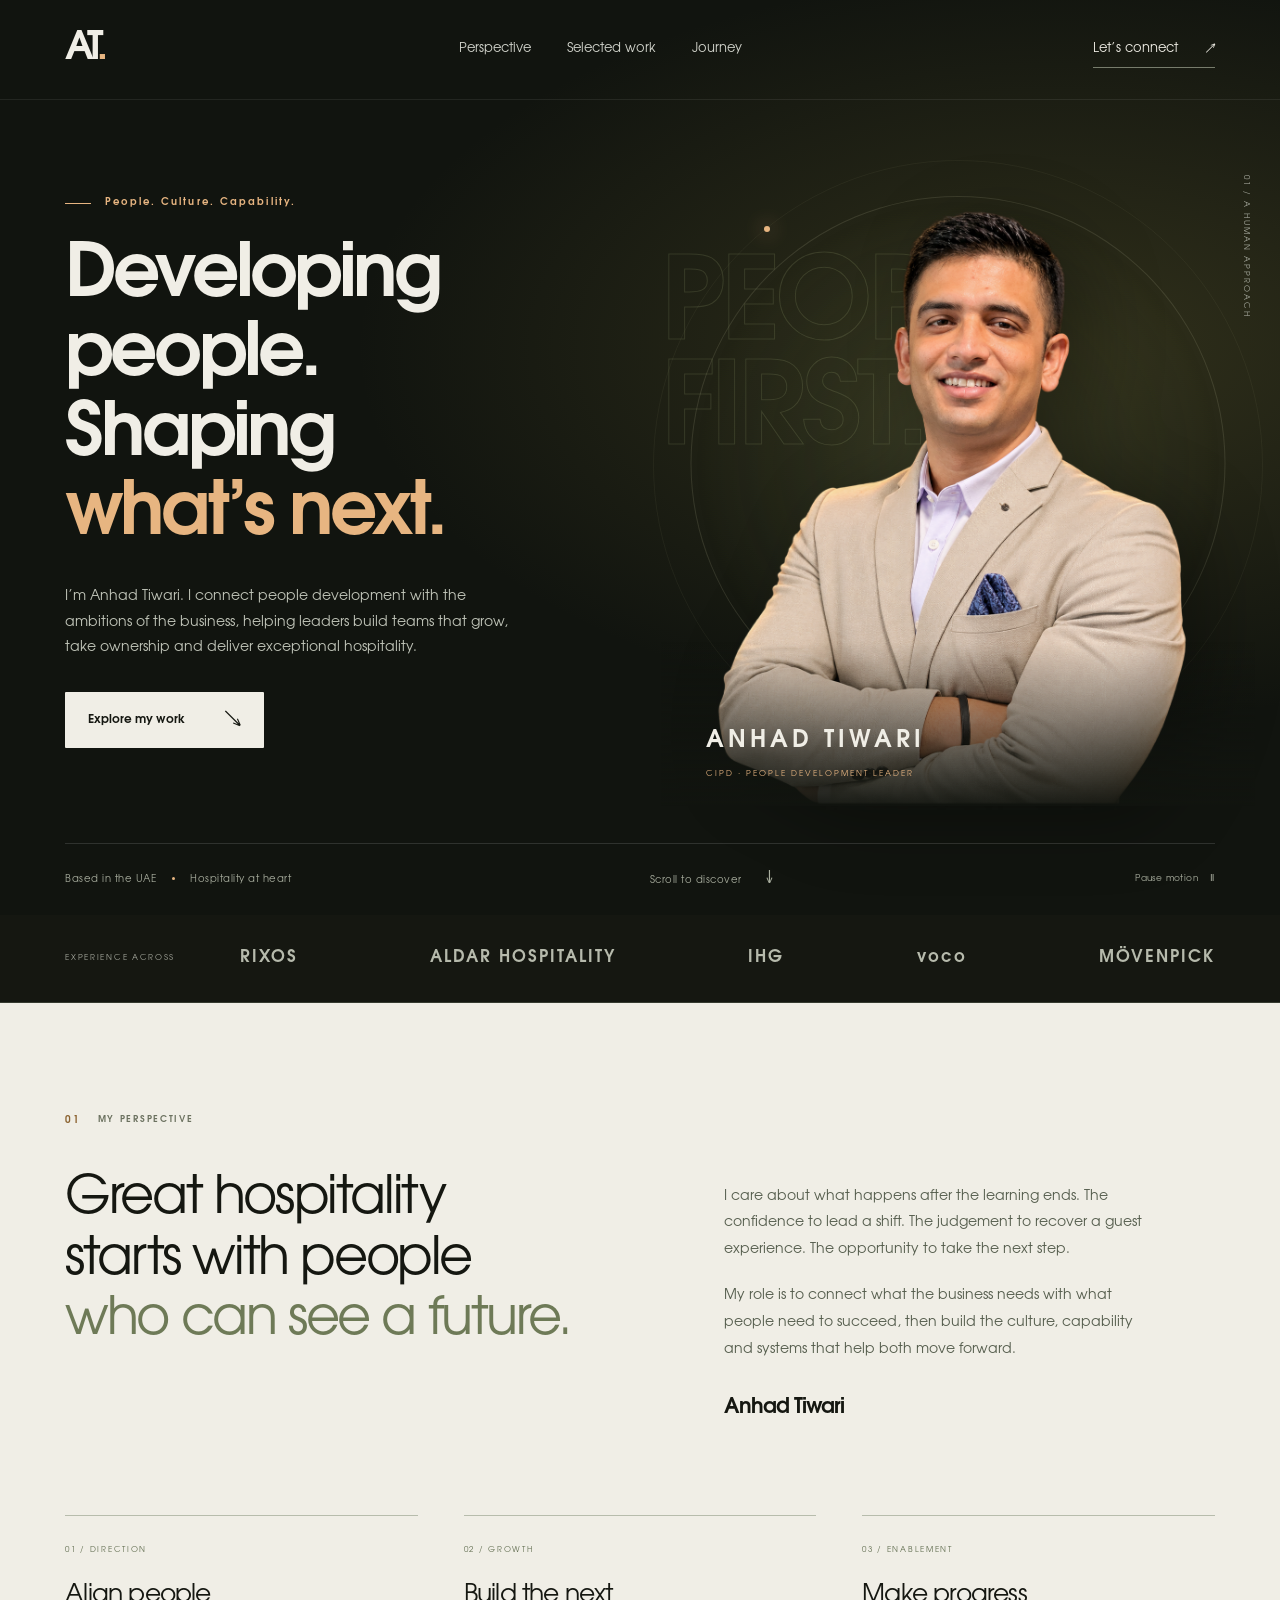
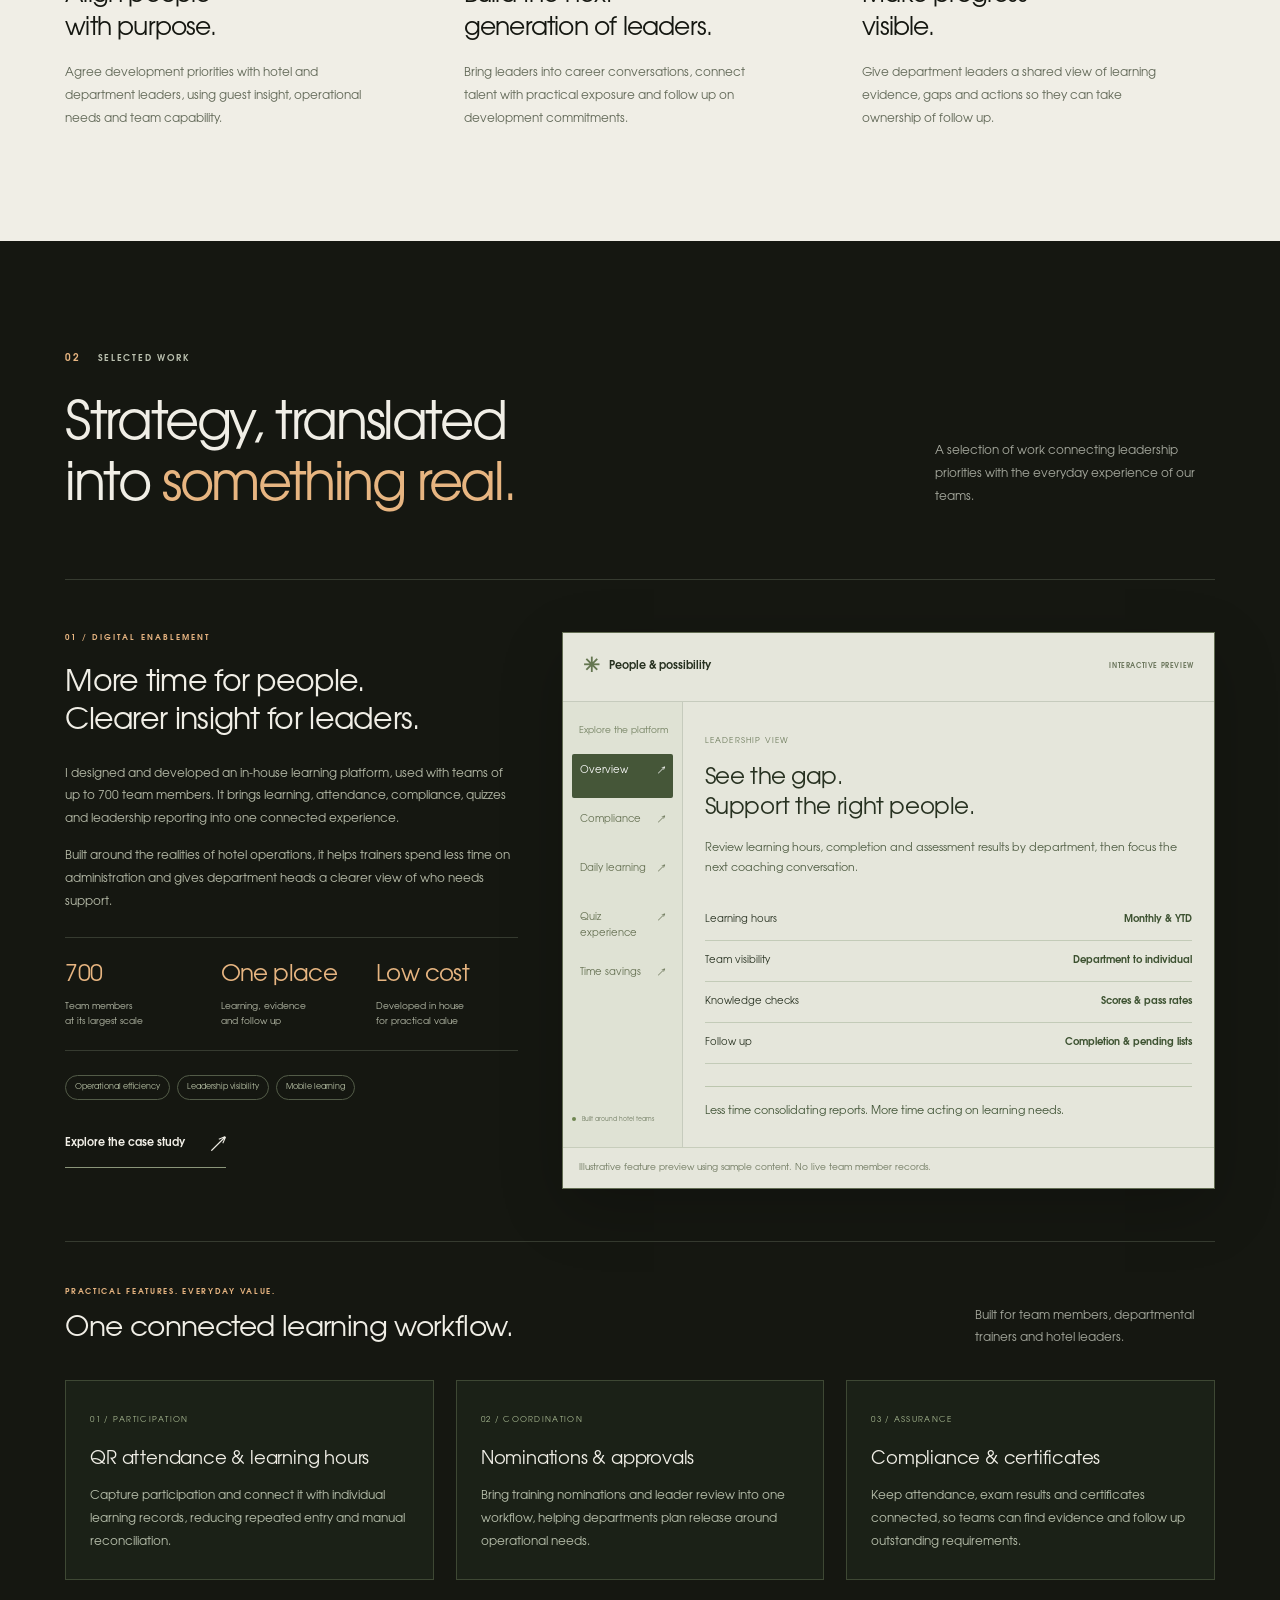
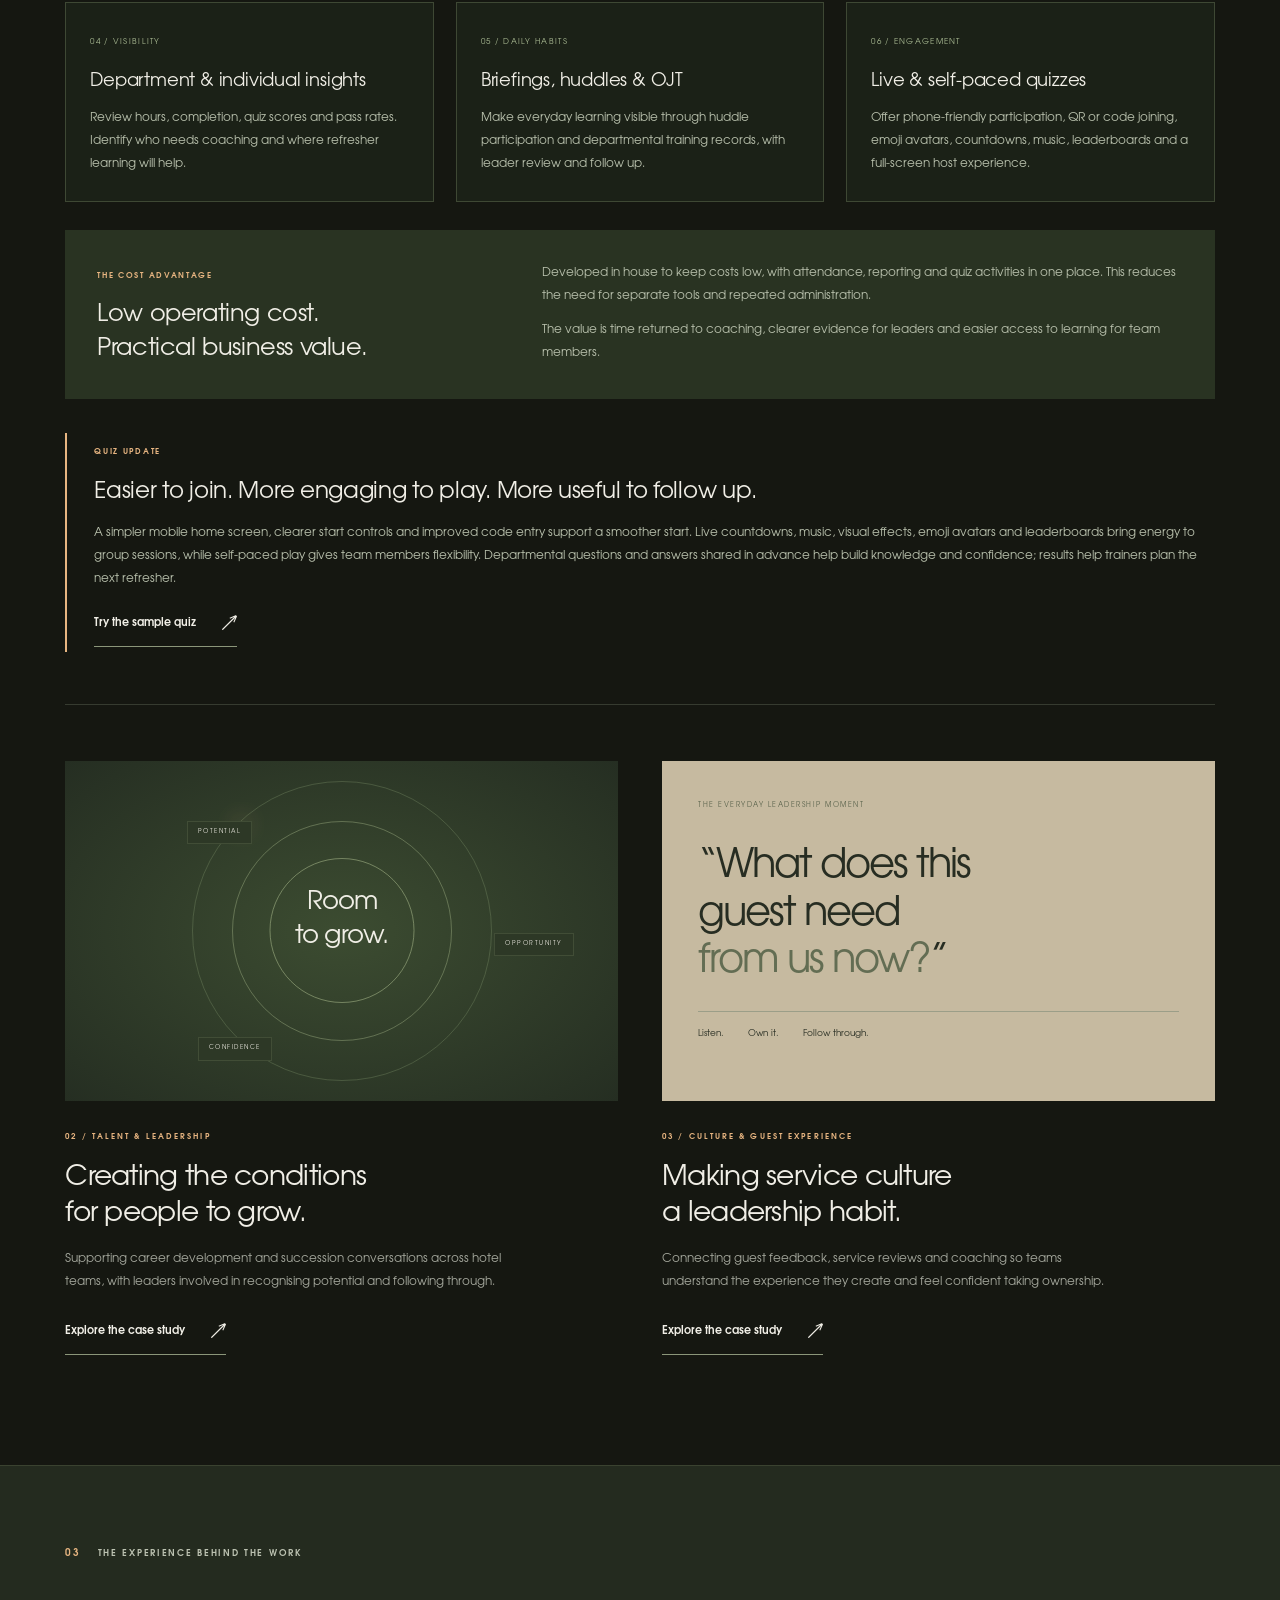
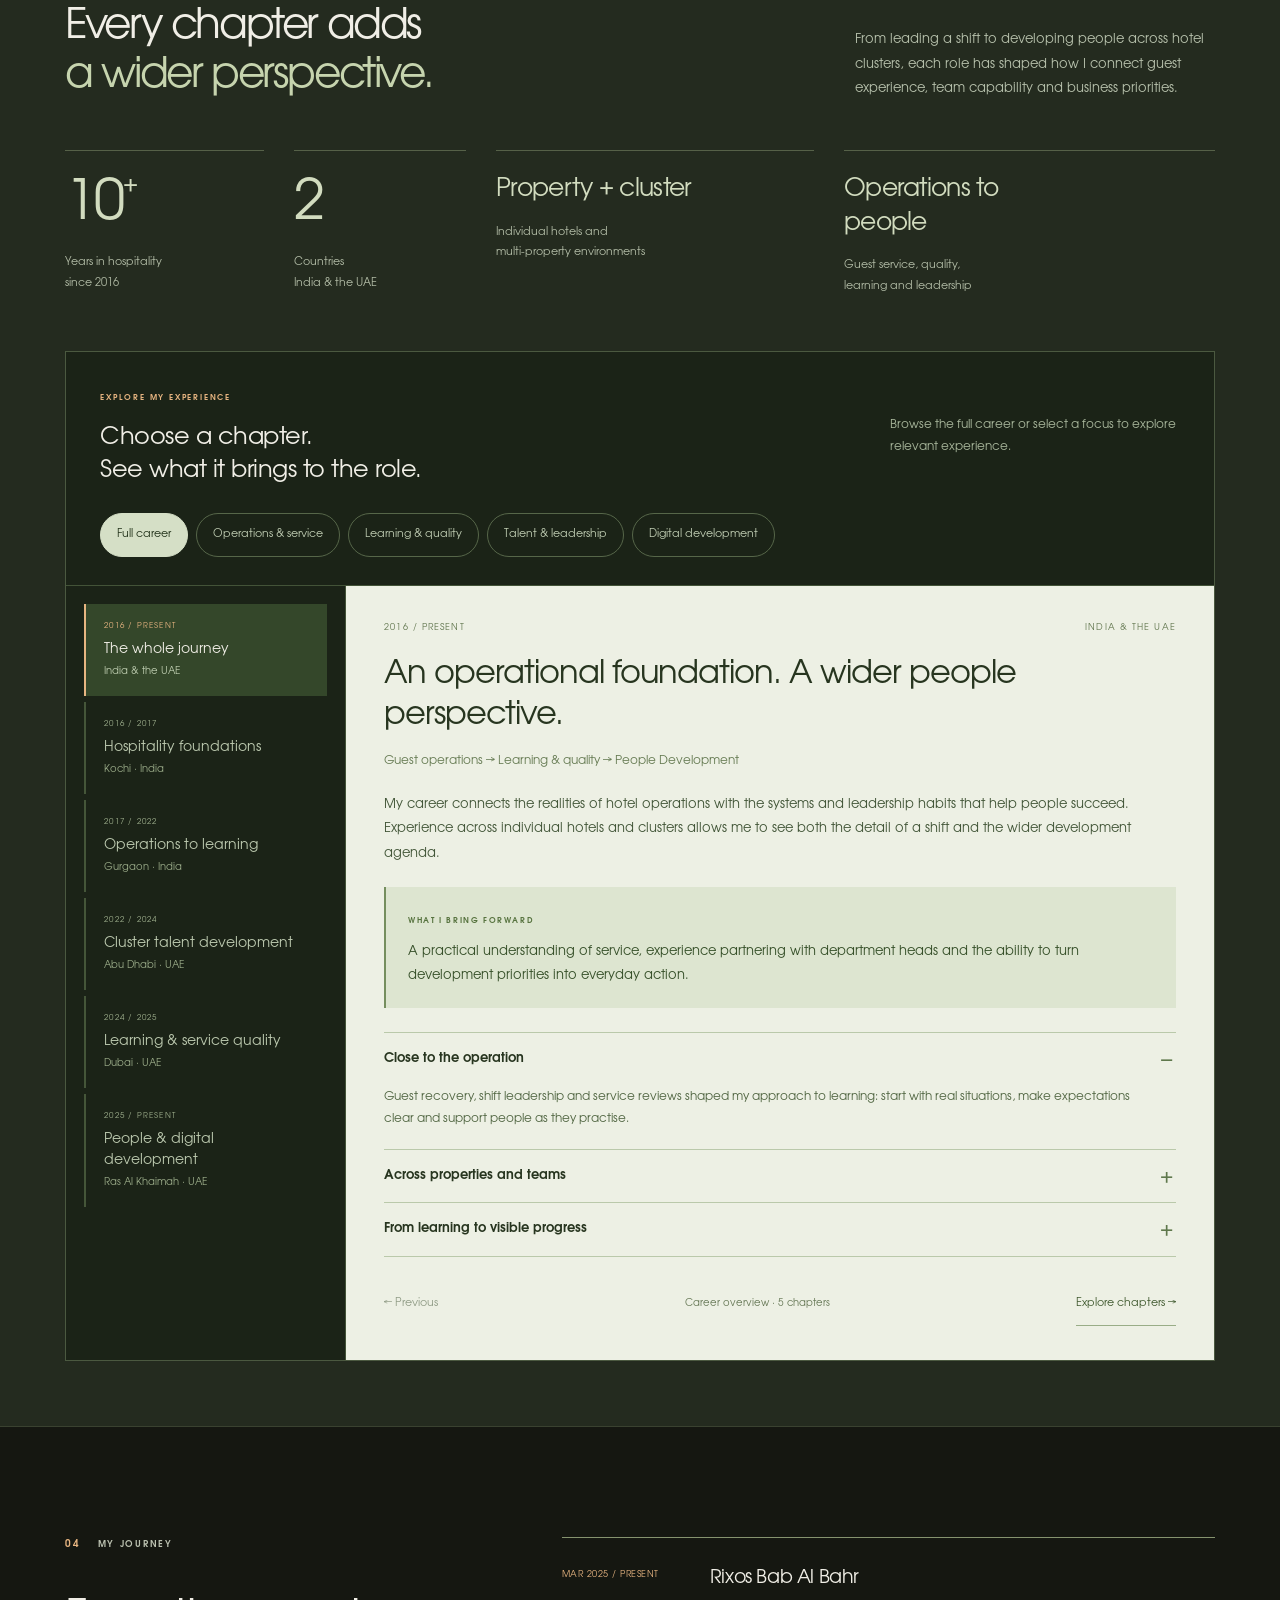
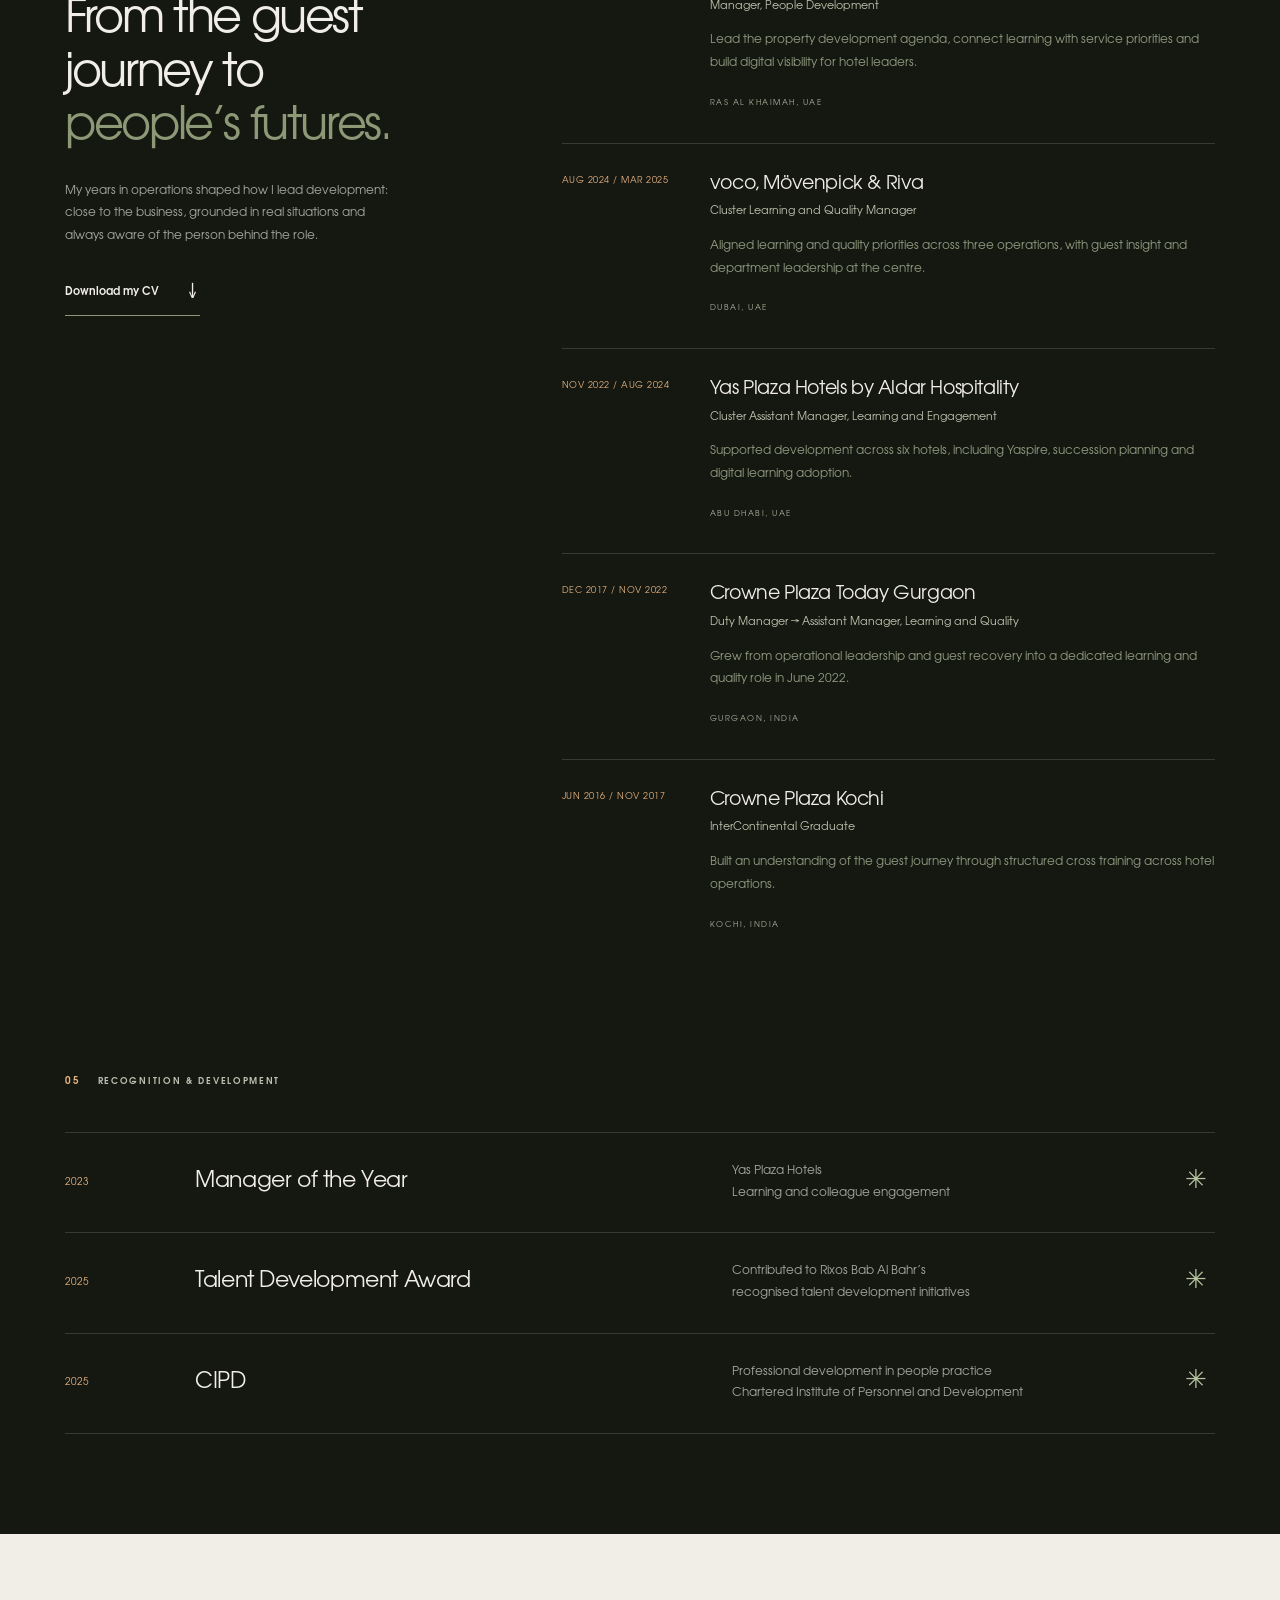
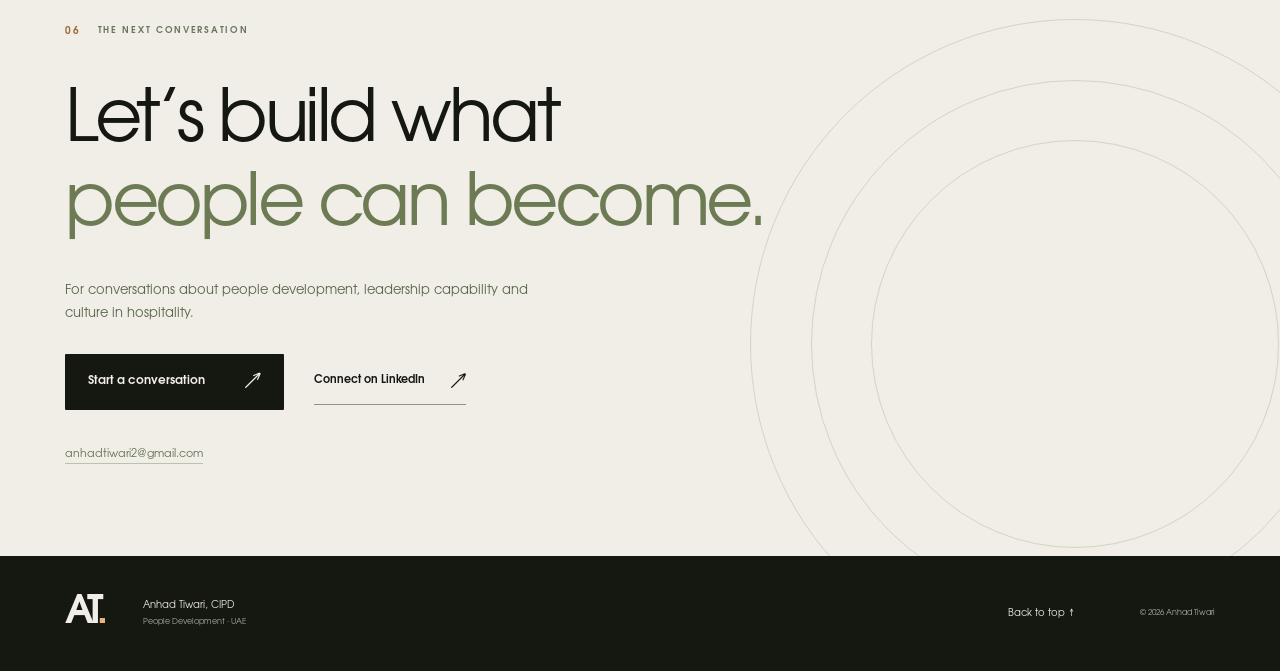
<file: index.html>
<!DOCTYPE html>
<html lang="en">
<head>
  <meta charset="UTF-8"><meta name="viewport" content="width=device-width, initial-scale=1">
  <title>Anhad Tiwari portfolio</title>
  <meta name="description" content="Anhad Tiwari, CIPD. People Development leader connecting talent, culture and digital learning with the realities of hospitality.">
  <meta property="og:type" content="website">
  <meta property="og:title" content="Anhad Tiwari portfolio">
  <meta property="og:description" content="My approach to people development, leadership capability and service culture in hospitality.">
  <meta property="og:url" content="https://anhadtiwari2-arch.github.io/">
  <meta property="og:image" content="https://anhadtiwari2-arch.github.io/portfolio-cover.png">
  <meta property="og:image:alt" content="Anhad Tiwari, People Development">
  <meta name="theme-color" content="#121410"><meta name="color-scheme" content="dark light">
  <link rel="icon" href="favicon.svg" type="image/svg+xml">
  <link rel="stylesheet" href="style.css?v=20261116-career"><script src="app.js?v=20261116-career" defer></script>
</head>
<body>
  <a class="skip" href="#main">Skip to content</a>
  <div class="progress" aria-hidden="true"></div>
  <header class="header">
    <a class="brand" href="#home" aria-label="Anhad Tiwari, home">AT<span class="brand-dot">.</span></a>
    <nav aria-label="Main navigation"><a href="#perspective">Perspective</a><a href="#work">Selected work</a><a href="#journey">Journey</a></nav>
    <a class="header-contact" href="#contact">Let’s connect <span aria-hidden="true">↗</span></a>
    <button class="menu-toggle" aria-expanded="false" aria-controls="mobile-nav" aria-label="Open navigation"><span></span><span></span></button>
  </header>
  <nav id="mobile-nav" class="mobile-nav" aria-label="Mobile navigation" hidden><a href="#perspective">Perspective</a><a href="#work">Selected work</a><a href="#journey">Journey</a><a href="#contact">Let’s connect</a></nav>
  <main id="main">
    <section class="hero" id="home" aria-labelledby="hero-title">
      <div class="hero-glow" aria-hidden="true"></div><div class="hero-grid" aria-hidden="true"></div>
      <div class="hero-copy">
        <p class="eyebrow"><span class="tiny-line"></span> People. Culture. Capability.</p>
        <h1 id="hero-title">Developing<br>people.<br>Shaping <span>what’s next.</span></h1>
        <p class="hero-intro">I’m Anhad Tiwari. I connect people development with the ambitions of the business, helping leaders build teams that grow, take ownership and deliver exceptional hospitality.</p>
        <a class="button button-light" href="#work">Explore my work <span aria-hidden="true">↘</span></a>
      </div>
      <div class="hero-visual" aria-label="Portrait of Anhad Tiwari">
        <div class="portrait-halo" aria-hidden="true"></div><div class="portrait-orbit" aria-hidden="true"></div>
        <div class="portrait-word" aria-hidden="true">PEOPLE<br>FIRST.</div>
        <img class="portrait" src="anhad-portrait.png" alt="Anhad Tiwari in a beige blazer, smiling with his arms crossed" width="1168" height="1344" fetchpriority="high">
        <div class="portrait-caption"><span>ANHAD TIWARI</span><small>CIPD · PEOPLE DEVELOPMENT LEADER</small></div>
        <div class="visual-marker" aria-hidden="true">01 / A HUMAN APPROACH</div>
      </div>
      <div class="hero-bottom"><span>Based in the UAE <i></i> Hospitality at heart</span><a href="#perspective">Scroll to discover <span aria-hidden="true">↓</span></a><button id="motion-toggle" type="button" aria-pressed="false">Pause motion <span aria-hidden="true">Ⅱ</span></button></div>
    </section>
    <section class="brand-strip" aria-label="Hospitality experience"><p>EXPERIENCE ACROSS</p><div><span>RIXOS</span><span>ALDAR HOSPITALITY</span><span>IHG</span><span>voco</span><span>MÖVENPICK</span></div></section>
    <section id="perspective" class="perspective section-wrap">
      <div class="section-label reveal"><span>01</span> MY PERSPECTIVE</div>
      <div class="perspective-main reveal"><h2>Great hospitality<br>starts with people<br><em>who can see a future.</em></h2><div class="perspective-text"><p>I care about what happens after the learning ends. The confidence to lead a shift. The judgement to recover a guest experience. The opportunity to take the next step.</p><p>My role is to connect what the business needs with what people need to succeed, then build the culture, capability and systems that help both move forward.</p><span class="signature">Anhad Tiwari</span></div></div>
      <div class="leadership-grid">
        <article class="leadership-item reveal"><span class="small-number">01 / DIRECTION</span><h3>Align people<br>with purpose.</h3><p>Agree development priorities with hotel and department leaders, using guest insight, operational needs and team capability.</p></article>
        <article class="leadership-item reveal"><span class="small-number">02 / GROWTH</span><h3>Build the next<br>generation of leaders.</h3><p>Bring leaders into career conversations, connect talent with practical exposure and follow up on development commitments.</p></article>
        <article class="leadership-item reveal"><span class="small-number">03 / ENABLEMENT</span><h3>Make progress<br>visible.</h3><p>Give department leaders a shared view of learning evidence, gaps and actions so they can take ownership of follow up.</p></article>
      </div>
    </section>
    <section id="work" class="work section-wrap">
      <div class="work-heading reveal"><div><div class="section-label"><span>02</span> SELECTED WORK</div><h2>Strategy, translated<br>into <em>something real.</em></h2></div><p>A selection of work connecting leadership priorities with the everyday experience of our teams.</p></div>
      <article class="project project-digital reveal" id="digital">
        <div class="project-copy">
          <p class="eyebrow">01 / DIGITAL ENABLEMENT</p>
          <h3>More time for people.<br>Clearer insight for leaders.</h3>
          <p>I designed and developed an in-house learning platform, used with teams of up to 700 team members. It brings learning, attendance, compliance, quizzes and leadership reporting into one connected experience.</p>
          <p>Built around the realities of hotel operations, it helps trainers spend less time on administration and gives department heads a clearer view of who needs support.</p>
          <div class="platform-proof"><div><strong>700</strong><span>Team members<br>at its largest scale</span></div><div><strong>One place</strong><span>Learning, evidence<br>and follow up</span></div><div><strong>Low cost</strong><span>Developed in house<br>for practical value</span></div></div>
          <div class="tags"><span>Operational efficiency</span><span>Leadership visibility</span><span>Mobile learning</span></div>
          <button class="text-button" data-case="digital">Explore the case study <span aria-hidden="true">↗</span></button>
        </div>
        <div class="portal-demo" aria-label="Interactive learning platform preview">
          <div class="portal-bar"><span class="portal-symbol" aria-hidden="true">✳</span><span>People & possibility</span><small>INTERACTIVE PREVIEW</small></div>
          <div class="portal-body">
            <aside><span>Explore the platform</span><div class="portal-tabs" role="tablist" aria-label="Platform features">
              <button role="tab" id="tab-insight" aria-selected="true" aria-controls="panel-insight" data-tab="insight">Overview <span aria-hidden="true">↗</span></button>
              <button role="tab" id="tab-compliance" aria-selected="false" aria-controls="panel-compliance" data-tab="compliance" tabindex="-1">Compliance <span aria-hidden="true">↗</span></button>
              <button role="tab" id="tab-culture" aria-selected="false" aria-controls="panel-culture" data-tab="culture" tabindex="-1">Daily learning <span aria-hidden="true">↗</span></button>
              <button role="tab" id="tab-quiz" aria-selected="false" aria-controls="panel-quiz" data-tab="quiz" tabindex="-1">Quiz experience <span aria-hidden="true">↗</span></button>
              <button role="tab" id="tab-efficiency" aria-selected="false" aria-controls="panel-efficiency" data-tab="efficiency" tabindex="-1">Time savings <span aria-hidden="true">↗</span></button>
            </div><div class="portal-aside-bottom"><i></i> Built around hotel teams</div></aside>
            <div class="portal-content">
              <div role="tabpanel" id="panel-insight" aria-labelledby="tab-insight" tabindex="0">
                <span class="demo-label">LEADERSHIP VIEW</span><h4>See the gap.<br>Support the right people.</h4>
                <p class="preview-intro">Review learning hours, completion and assessment results by department, then focus the next coaching conversation.</p>
                <div class="preview-rows"><div><span>Learning hours</span><b>Monthly & YTD</b></div><div><span>Team visibility</span><b>Department to individual</b></div><div><span>Knowledge checks</span><b>Scores & pass rates</b></div><div><span>Follow up</span><b>Completion & pending lists</b></div></div>
                <p class="preview-benefit">Less time consolidating reports. More time acting on learning needs.</p>
              </div>
              <div role="tabpanel" id="panel-compliance" aria-labelledby="tab-compliance" tabindex="0" hidden>
                <span class="demo-label">COMPLIANCE & EVIDENCE</span><h4>From attendance<br>to a complete record.</h4>
                <div class="pathway"><span><i>01</i> Capture attendance by QR</span><span><i>02</i> Connect exam results & certificates</span><span><i>03</i> Review completed & pending learning</span><span><i>04</i> Retrieve evidence for reporting</span></div>
                <p class="preview-benefit">Food hygiene, first aid, orientation and mandatory learning become easier to review and follow up.</p>
              </div>
              <div role="tabpanel" id="panel-culture" aria-labelledby="tab-culture" tabindex="0" hidden>
                <span class="demo-label">EVERYDAY DEVELOPMENT</span><h4>Make each huddle<br>a learning opportunity.</h4>
                <div class="demo-culture"><div>Daily briefing & huddles <span aria-hidden="true">↗</span></div><div>Question of the Day <span aria-hidden="true">↗</span></div><div>Departmental trainer involvement <span aria-hidden="true">↗</span></div></div>
                <p class="preview-benefit">Bring short learning moments into the shift, capture participation and connect everyday practice with development records.</p>
              </div>
              <div role="tabpanel" id="panel-quiz" aria-labelledby="tab-quiz" tabindex="0" hidden>
                <span class="demo-label">UPDATED QUIZ EXPERIENCE</span><h4>Learning that teams<br>want to join.</h4>
                <p class="preview-intro">Live hosted sessions or self-paced play on a phone. Simple QR or code entry, emoji avatars, countdowns, music and a live leaderboard keep participation engaging.</p>
                <div class="quiz-sample"><div class="quiz-sample-header"><span>SELF-PACED SAMPLE</span><span id="quiz-progress">1 / 3</span></div><p id="quiz-question">A guest raises the same concern twice. What should happen next?</p><div id="quiz-options" class="quiz-options"></div><p id="quiz-feedback" class="quiz-feedback" aria-live="polite">Choose an answer to see the learning point.</p><button id="quiz-next" class="preview-action" hidden>Next question →</button></div>
                <p class="preview-benefit">Clearer mobile screens, a visible start button and improved code entry help team members get into the activity quickly.</p>
              </div>
              <div role="tabpanel" id="panel-efficiency" aria-labelledby="tab-efficiency" tabindex="0" hidden>
                <span class="demo-label">EXPLORE THE EFFICIENCY</span><h4>What could simpler<br>administration give back?</h4>
                <p class="preview-intro">Adjust the assumptions for recording and checking attendance. The result is an illustration, not a measured platform saving.</p>
                <div class="savings-inputs">
                  <label for="calc-sessions">Sessions / month<input id="calc-sessions" type="number" min="1" max="1000" step="1" value="12" inputmode="numeric"></label>
                  <label for="calc-people">People / session<input id="calc-people" type="number" min="1" max="700" step="1" value="20" inputmode="numeric"></label>
                  <label for="calc-before">Manual minutes / person<input id="calc-before" type="number" min="0" max="60" step="0.1" value="2" inputmode="decimal"></label>
                  <label for="calc-after">Digital minutes / person<input id="calc-after" type="number" min="0" max="60" step="0.1" value="0.5" inputmode="decimal"></label>
                </div>
                <output class="savings-result" id="calc-result" aria-live="polite" for="calc-sessions calc-people calc-before calc-after">6 hours / month potentially freed</output>
                <p class="calc-note">Sessions × people × minutes saved ÷ 60. Default values are assumptions; actual results depend on the workflow.</p>
              </div>
            </div>
          </div><p class="demo-note">Illustrative feature preview using sample content. No live team member records.</p>
        </div>
      </article>
      <section class="platform-details reveal" aria-labelledby="platform-details-title">
        <div class="platform-section-heading"><div><p class="eyebrow">PRACTICAL FEATURES. EVERYDAY VALUE.</p><h3 id="platform-details-title">One connected learning workflow.</h3></div><p>Built for team members, departmental trainers and hotel leaders.</p></div>
        <div class="feature-grid">
          <article><span class="feature-number">01 / PARTICIPATION</span><h4>QR attendance & learning hours</h4><p>Capture participation and connect it with individual learning records, reducing repeated entry and manual reconciliation.</p></article>
          <article><span class="feature-number">02 / COORDINATION</span><h4>Nominations & approvals</h4><p>Bring training nominations and leader review into one workflow, helping departments plan release around operational needs.</p></article>
          <article><span class="feature-number">03 / ASSURANCE</span><h4>Compliance & certificates</h4><p>Keep attendance, exam results and certificates connected, so teams can find evidence and follow up outstanding requirements.</p></article>
          <article><span class="feature-number">04 / VISIBILITY</span><h4>Department & individual insights</h4><p>Review hours, completion, quiz scores and pass rates. Identify who needs coaching and where refresher learning will help.</p></article>
          <article><span class="feature-number">05 / DAILY HABITS</span><h4>Briefings, huddles & OJT</h4><p>Make everyday learning visible through huddle participation and departmental training records, with leader review and follow up.</p></article>
          <article><span class="feature-number">06 / ENGAGEMENT</span><h4>Live & self-paced quizzes</h4><p>Offer phone-friendly participation, QR or code joining, emoji avatars, countdowns, music, leaderboards and a full-screen host experience.</p></article>
        </div>
        <div class="value-strip"><div><span class="eyebrow">THE COST ADVANTAGE</span><h4>Low operating cost.<br>Practical business value.</h4></div><div><p>Developed in house to keep costs low, with attendance, reporting and quiz activities in one place. This reduces the need for separate tools and repeated administration.</p><p>The value is time returned to coaching, clearer evidence for leaders and easier access to learning for team members.</p></div></div>
        <div class="quiz-update"><span class="eyebrow">QUIZ UPDATE</span><h4>Easier to join. More engaging to play. More useful to follow up.</h4><p>A simpler mobile home screen, clearer start controls and improved code entry support a smoother start. Live countdowns, music, visual effects, emoji avatars and leaderboards bring energy to group sessions, while self-paced play gives team members flexibility. Departmental questions and answers shared in advance help build knowledge and confidence; results help trainers plan the next refresher.</p><button class="text-button" id="try-quiz">Try the sample quiz <span aria-hidden="true">↗</span></button></div>
      </section>
      <div class="projects-pair">
        <article class="project-small reveal"><div class="growth-art" aria-hidden="true"><div class="growth-ring r1"></div><div class="growth-ring r2"></div><div class="growth-ring r3"></div><span class="growth-center">Room<br>to grow.</span><span class="growth-tag t1">POTENTIAL</span><span class="growth-tag t2">OPPORTUNITY</span><span class="growth-tag t3">CONFIDENCE</span></div><div class="small-project-copy"><p class="eyebrow">02 / TALENT & LEADERSHIP</p><h3>Creating the conditions<br>for people to grow.</h3><p>Supporting career development and succession conversations across hotel teams, with leaders involved in recognising potential and following through.</p><button class="text-button" data-case="talent">Explore the case study <span aria-hidden="true">↗</span></button></div></article>
        <article class="project-small reveal"><div class="service-art"><span class="service-art-label">THE EVERYDAY LEADERSHIP MOMENT</span><p>“What does this<br>guest need<br><em>from us now?</em>”</p><div><span>Listen.</span><span>Own it.</span><span>Follow through.</span></div></div><div class="small-project-copy"><p class="eyebrow">03 / CULTURE & GUEST EXPERIENCE</p><h3>Making service culture<br>a leadership habit.</h3><p>Connecting guest feedback, service reviews and coaching so teams understand the experience they create and feel confident taking ownership.</p><button class="text-button" data-case="service">Explore the case study <span aria-hidden="true">↗</span></button></div></article>
      </div>
    </section>
    <section class="experience-band section-wrap" id="experience" aria-labelledby="experience-title">
      <div class="section-label reveal"><span>03</span> THE EXPERIENCE BEHIND THE WORK</div>
      <div class="career-heading reveal"><h2 id="experience-title">Every chapter adds<br><em>a wider perspective.</em></h2><p>From leading a shift to developing people across hotel clusters, each role has shaped how I connect guest experience, team capability and business priorities.</p></div>
      <div class="career-scope reveal" aria-label="Overall career scope">
        <div><strong>10<span>+</span></strong><p>Years in hospitality<br>since 2016</p></div>
        <div><strong>2</strong><p>Countries<br>India &amp; the UAE</p></div>
        <div><strong>Property + cluster</strong><p>Individual hotels and<br>multi-property environments</p></div>
        <div><strong>Operations to people</strong><p>Guest service, quality,<br>learning and leadership</p></div>
      </div>
      <div class="career-explorer reveal">
        <div class="career-explorer-heading"><div><span class="eyebrow">EXPLORE MY EXPERIENCE</span><h3>Choose a chapter.<br>See what it brings to the role.</h3></div><p>Browse the full career or select a focus to explore relevant experience.</p></div>
        <div class="career-filters" role="group" aria-label="Filter career by focus">
          <button type="button" data-career-filter="all" aria-pressed="true">Full career</button>
          <button type="button" data-career-filter="operations" aria-pressed="false">Operations &amp; service</button>
          <button type="button" data-career-filter="learning" aria-pressed="false">Learning &amp; quality</button>
          <button type="button" data-career-filter="talent" aria-pressed="false">Talent &amp; leadership</button>
          <button type="button" data-career-filter="digital" aria-pressed="false">Digital development</button>
        </div>
        <div class="career-explorer-body">
          <nav class="career-chapters" aria-label="Career chapters">
            <button type="button" data-career="overview" aria-pressed="true" aria-controls="career-detail"><span>2016 / PRESENT</span><strong>The whole journey</strong><small>India &amp; the UAE</small></button>
            <button type="button" data-career="foundation" aria-pressed="false" aria-controls="career-detail"><span>2016 / 2017</span><strong>Hospitality foundations</strong><small>Kochi · India</small></button>
            <button type="button" data-career="operations" aria-pressed="false" aria-controls="career-detail"><span>2017 / 2022</span><strong>Operations to learning</strong><small>Gurgaon · India</small></button>
            <button type="button" data-career="cluster" aria-pressed="false" aria-controls="career-detail"><span>2022 / 2024</span><strong>Cluster talent development</strong><small>Abu Dhabi · UAE</small></button>
            <button type="button" data-career="quality" aria-pressed="false" aria-controls="career-detail"><span>2024 / 2025</span><strong>Learning &amp; service quality</strong><small>Dubai · UAE</small></button>
            <button type="button" data-career="people" aria-pressed="false" aria-controls="career-detail"><span>2025 / PRESENT</span><strong>People &amp; digital development</strong><small>Ras Al Khaimah · UAE</small></button>
          </nav>
          <div class="career-detail" id="career-detail" role="region" aria-labelledby="career-detail-title">
            <div class="career-detail-top"><span id="career-period">2016 / PRESENT</span><span id="career-location">INDIA &amp; THE UAE</span></div>
            <h3 id="career-detail-title">An operational foundation.<br>A wider people perspective.</h3>
            <p class="career-role" id="career-role">Guest operations → Learning &amp; quality → People Development</p>
            <p class="career-story" id="career-story">My career connects the realities of hotel operations with the systems and leadership habits that help people succeed. Experience across individual hotels and clusters allows me to see both the detail of a shift and the wider development agenda.</p>
            <div class="career-contribution"><span class="eyebrow">WHAT I BRING FORWARD</span><p id="career-contribution">A practical understanding of service, experience partnering with department heads and the ability to turn development priorities into everyday action.</p></div>
            <div class="career-evidence" id="career-evidence"></div>
            <div class="career-controls"><button type="button" id="career-prev" disabled aria-label="Previous career chapter">← Previous</button><span id="career-position" aria-live="polite">Career overview · 5 chapters</span><button type="button" id="career-next" aria-label="Next career chapter">Explore chapters →</button></div>
          </div>
        </div>
        <noscript><p class="career-nojs">Explore the <a href="#journey">career timeline below</a> for roles, dates and experience.</p></noscript>
      </div>
    </section>
    <section class="journey section-wrap" id="journey"><div class="journey-intro reveal"><div class="section-label"><span>04</span> MY JOURNEY</div><h2>From the guest<br>journey to<br><em>people’s futures.</em></h2><p>My years in operations shaped how I lead development: close to the business, grounded in real situations and always aware of the person behind the role.</p><a class="text-button" href="AnhadTiwari.pdf" download="Anhad Tiwari.pdf">Download my CV <span aria-hidden="true">↓</span></a></div><div class="timeline">
      <article class="timeline-row reveal"><span class="timeline-date">MAR 2025 / PRESENT</span><div><h3>Rixos Bab Al Bahr</h3><span class="role">Manager, People Development</span><p>Lead the property development agenda, connect learning with service priorities and build digital visibility for hotel leaders.</p><small>RAS AL KHAIMAH, UAE</small></div></article>
      <article class="timeline-row reveal"><span class="timeline-date">AUG 2024 / MAR 2025</span><div><h3>voco, Mövenpick & Riva</h3><span class="role">Cluster Learning and Quality Manager</span><p>Aligned learning and quality priorities across three operations, with guest insight and department leadership at the centre.</p><small>DUBAI, UAE</small></div></article>
      <article class="timeline-row reveal"><span class="timeline-date">NOV 2022 / AUG 2024</span><div><h3>Yas Plaza Hotels by Aldar Hospitality</h3><span class="role">Cluster Assistant Manager, Learning and Engagement</span><p>Supported development across six hotels, including Yaspire, succession planning and digital learning adoption.</p><small>ABU DHABI, UAE</small></div></article>
      <article class="timeline-row reveal"><span class="timeline-date">DEC 2017 / NOV 2022</span><div><h3>Crowne Plaza Today Gurgaon</h3><span class="role">Duty Manager → Assistant Manager, Learning and Quality</span><p>Grew from operational leadership and guest recovery into a dedicated learning and quality role in June 2022.</p><small>GURGAON, INDIA</small></div></article>
      <article class="timeline-row reveal"><span class="timeline-date">JUN 2016 / NOV 2017</span><div><h3>Crowne Plaza Kochi</h3><span class="role">InterContinental Graduate</span><p>Built an understanding of the guest journey through structured cross training across hotel operations.</p><small>KOCHI, INDIA</small></div></article>
    </div></section>
    <section class="recognition section-wrap"><div class="section-label reveal"><span>05</span> RECOGNITION & DEVELOPMENT</div><div class="recognition-list reveal"><article><span>2023</span><h3>Manager of the Year</h3><p>Yas Plaza Hotels<br>Learning and colleague engagement</p><span aria-hidden="true">✳</span></article><article><span>2025</span><h3>Talent Development Award</h3><p>Contributed to Rixos Bab Al Bahr’s<br>recognised talent development initiatives</p><span aria-hidden="true">✳</span></article><article><span>2025</span><h3>CIPD</h3><p>Professional development in people practice<br>Chartered Institute of Personnel and Development</p><span aria-hidden="true">✳</span></article></div></section>
    <section id="contact" class="contact section-wrap"><div class="contact-orbit" aria-hidden="true"></div><div class="section-label reveal"><span>06</span> THE NEXT CONVERSATION</div><h2 class="reveal">Let’s build what<br><em>people can become.</em></h2><p class="reveal">For conversations about people development, leadership capability and culture in hospitality.</p><div class="contact-actions reveal"><a class="button button-dark" href="https://wa.me/971521310900" target="_blank" rel="noopener noreferrer" aria-label="Start a conversation on WhatsApp">Start a conversation <span aria-hidden="true">↗</span></a><a class="text-button" href="https://www.linkedin.com/in/anhad-tiwari-cipd-85b683109" target="_blank" rel="noopener noreferrer">Connect on LinkedIn <span aria-hidden="true">↗</span></a></div><a class="email-link reveal" href="mailto:anhadtiwari2@gmail.com">anhadtiwari2@gmail.com</a></section>
  </main>
  <footer><a class="brand" href="#home">AT<span class="brand-dot">.</span></a><span>Anhad Tiwari, CIPD<br><small>People Development · UAE</small></span><a href="#home">Back to top ↑</a><small>© 2026 Anhad Tiwari</small></footer>
  <dialog id="case-dialog" aria-labelledby="case-title"><div class="dialog-header"><span>SELECTED WORK / ANHAD TIWARI</span><button id="close-dialog" aria-label="Close case study">×</button></div><div id="case-content"></div></dialog>
</body>
</html>
</file>
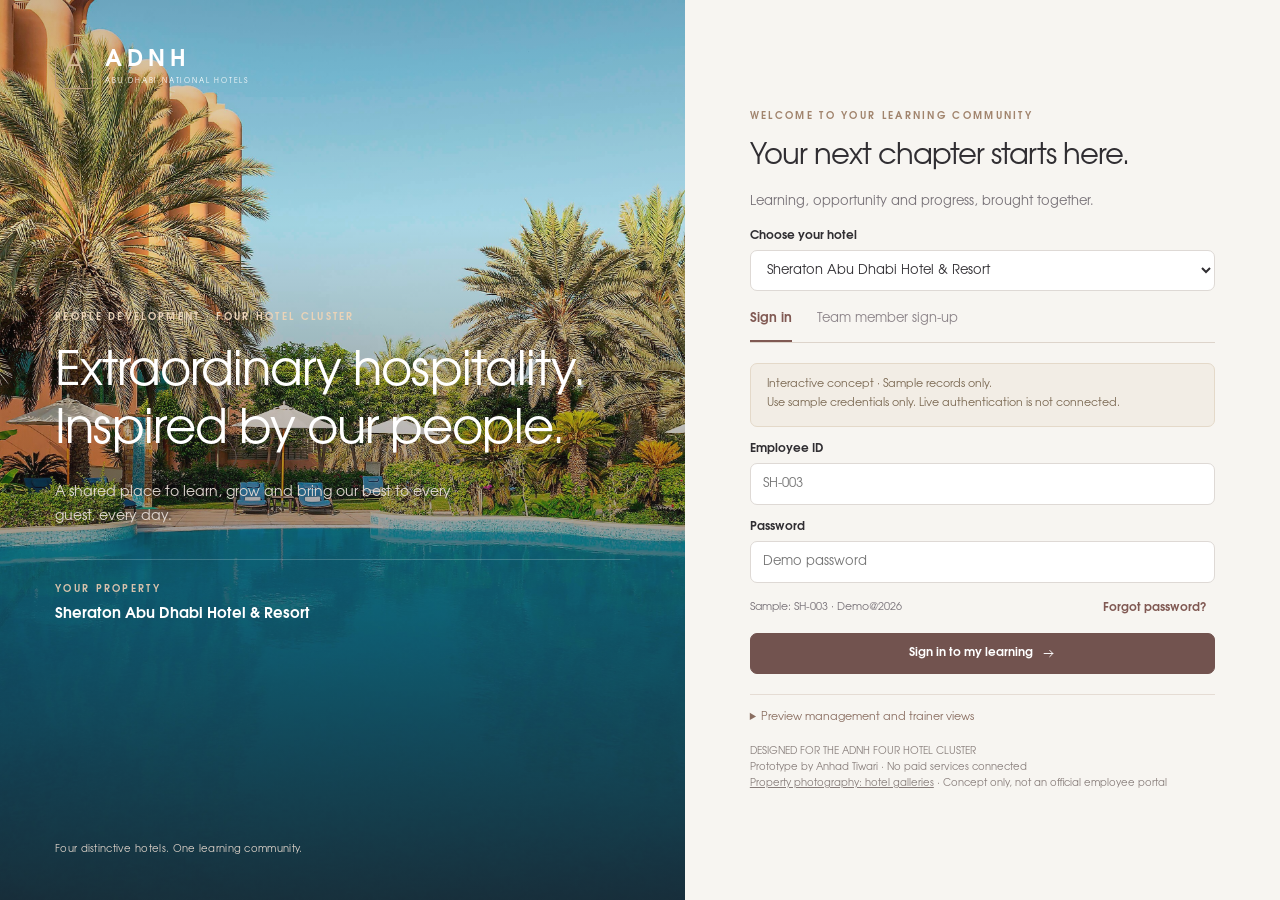
<file: adnh-learning/index.html>
<!doctype html><html lang="en"><head><meta charset="UTF-8"><meta name="viewport" content="width=device-width,initial-scale=1"><meta name="robots" content="noindex,nofollow"><meta name="description" content="ADNH People Development. Four hotels, one learning community. Interactive concept with sample data."><title>ADNH | People Development</title><link rel="icon" href="icon.svg"><link rel="stylesheet" href="style.css"></head><body><div id="app"></div><dialog id="modal"><div id="modal-body"></div></dialog><div id="toast" role="status" aria-live="polite"></div><script type="module" src="app.js"></script></body></html>
</file>
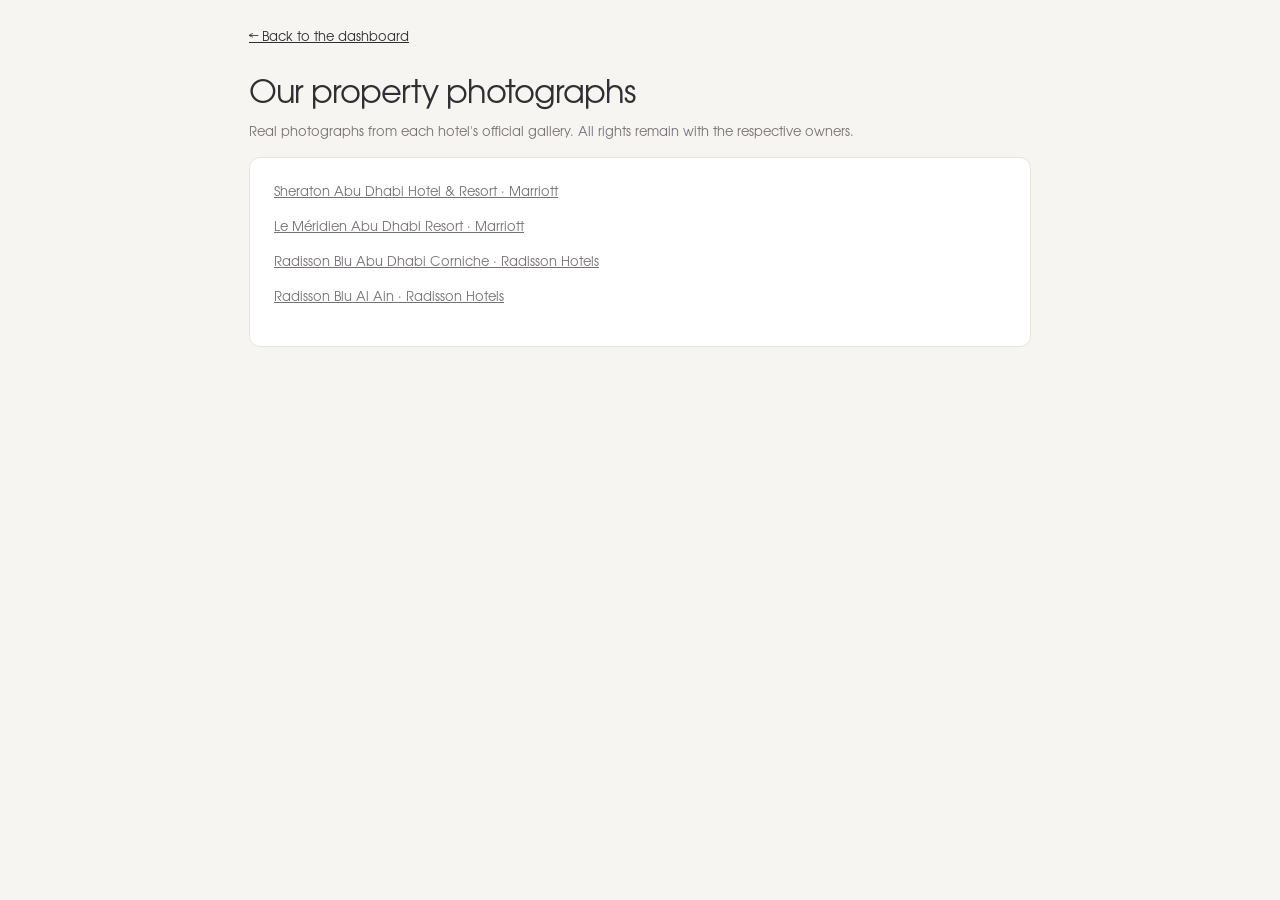
<file: adnh-learning/image-sources.html>
<!doctype html><html lang="en"><head><meta charset="UTF-8"><meta name="viewport" content="width=device-width,initial-scale=1"><title>Property photography | ADNH concept</title><link rel="stylesheet" href="style.css"></head><body><main class="content" style="max-width:850px"><a href="./">← Back to the dashboard</a><h1 style="margin-top:30px">Our property photographs</h1><p>Real photographs from each hotel's official gallery. All rights remain with the respective owners.</p><section class="card"><p><a href="https://www.marriott.com/en-us/hotels/auhsi-sheraton-abu-dhabi-hotel-and-resort/photos/">Sheraton Abu Dhabi Hotel & Resort · Marriott</a></p><p><a href="https://www.marriott.com/en-us/hotels/auhmd-le-meridien-abu-dhabi-resort/photos/">Le Méridien Abu Dhabi Resort · Marriott</a></p><p><a href="https://www.radissonhotels.com/en-us/hotels/radisson-blu-resort-abu-dhabi-corniche/contact">Radisson Blu Abu Dhabi Corniche · Radisson Hotels</a></p><p><a href="https://www.radissonhotels.com/en-us/hotels/radisson-blu-resort-al-ain">Radisson Blu Al Ain · Radisson Hotels</a></p></section></main></body></html>
</file>
<file: style.css>
@font-face{font-family:'Gothic fallback';src:url('Gothic-Book.otf') format('opentype');font-weight:400;font-display:swap}@font-face{font-family:'Gothic fallback';src:url('Gothic-Demi.otf') format('opentype');font-weight:600 900;font-display:swap}
:root{--ink:#151711;--ink-soft:#20241c;--paper:#f0eee6;--gold:#e7b581;--muted:#a7aa9f;--line:#363b30;--font:'Century Gothic','Gothic fallback',sans-serif;--pad:clamp(24px,5.1vw,92px)}
*{box-sizing:border-box}html{scroll-behavior:smooth;scroll-padding-top:96px}body{margin:0;background:var(--ink);color:var(--paper);font-family:var(--font);font-size:16px;line-height:1.6;-webkit-font-smoothing:antialiased}body.modal-open{overflow:hidden}a{color:inherit;text-decoration:none}button{font:inherit;color:inherit;cursor:pointer}button,a{-webkit-tap-highlight-color:transparent}button{border:0}button:focus-visible,a:focus-visible{outline:2px solid var(--gold);outline-offset:6px}p,h1,h2,h3,h4{margin:0}img{max-width:100%;display:block}button[hidden],[hidden]{display:none!important}::selection{background:var(--gold);color:var(--ink)}.skip{position:fixed;top:-100px;left:16px;z-index:100;background:var(--paper);color:var(--ink);padding:12px}.skip:focus{top:12px}.progress{position:fixed;top:0;left:0;width:0;height:2px;background:var(--gold);z-index:90}.header{height:100px;padding:0 var(--pad);display:flex;align-items:center;justify-content:space-between;position:absolute;inset:0 0 auto;z-index:30;border-bottom:1px solid #ffffff14}.brand{font-size:39px;font-weight:700;line-height:1;letter-spacing:-5px;display:inline-block;padding-right:5px}.brand-dot{color:var(--gold)}.header nav{display:flex;gap:36px;font-size:13px;color:#d3d5cd}.header a{transition:color .25s}.header a:hover{color:var(--gold)}.header-contact{font-size:13px;border-bottom:1px solid #777c6c;padding:8px 0}.header-contact span{margin-left:24px}.menu-toggle{display:none}.mobile-nav{position:fixed;inset:85px 12px auto;background:var(--paper);color:var(--ink);z-index:45;padding:24px;border-radius:3px;box-shadow:0 20px 60px #0008}.mobile-nav a{display:block;font-size:23px;padding:10px;border-bottom:1px solid #0002}
.hero{min-height:850px;min-height:max(800px,100svh);position:relative;overflow:hidden;display:grid;grid-template-columns:54% 46%;padding:160px var(--pad) 105px;background:#11140f}.hero-copy{position:relative;z-index:4;padding-top:35px;max-width:740px}.eyebrow{font-size:10px;font-weight:600;letter-spacing:2.1px;line-height:1.6}.hero .eyebrow{color:var(--gold);display:flex;align-items:center;gap:14px;margin-bottom:28px}.tiny-line{width:26px;height:1px;background:currentColor}.hero h1{font-size:clamp(50px,5.8vw,92px);font-weight:600;line-height:1.07;letter-spacing:-3.9px}.hero h1 span{color:var(--gold);display:block}.hero-intro{max-width:455px;font-size:14px;line-height:1.85;color:#c1c5b9;margin:28px 0 30px}.button{display:inline-flex;align-items:center;justify-content:space-between;gap:40px;padding:17px 23px;font-size:12px;font-weight:600;transition:background .25s,transform .25s;border-radius:1px}.button:hover{transform:translateY(-3px)}.button-light{color:var(--ink);background:var(--paper)}.button-light:hover{background:var(--gold)}.button span{font-size:22px;font-weight:400;line-height:1}.hero-glow{position:absolute;inset:0;background:radial-gradient(ellipse at 83% 38%,#746c3452 0%,transparent 47%);pointer-events:none}.hero-grid{position:absolute;inset:100px var(--pad) 70px;background-image:linear-gradient(90deg,#fff05 1px,transparent 1px);background-size:25% 100%;opacity:.3}.hero-visual{position:relative;align-self:end;height:650px;margin-left:-25px;margin-right:-40px;perspective:1000px;transform:translate3d(var(--visual-x,0px),var(--visual-y,0px),0);transition:transform .6s ease-out}.portrait{position:absolute;height:620px;width:auto;max-width:none;left:50%;bottom:0;transform:translateX(-50%);object-fit:contain;z-index:3;filter:drop-shadow(25px 15px 35px #0005);animation:portrait-in 1.6s both}.portrait-halo{position:absolute;width:535px;height:535px;left:50%;top:36px;transform:translateX(-50%);border-radius:50%;border:1px solid #a0a08433;background:radial-gradient(ellipse at center,#88915e30 0%,#69754a16 40%,transparent 70%);animation:breathe 8s ease-in-out infinite}.portrait-orbit{position:absolute;width:610px;height:610px;left:50%;top:0;transform:translateX(-50%);border-radius:50%;border:1px solid #a0a08414}.portrait-orbit:after{content:'';width:6px;height:6px;position:absolute;top:65px;left:110px;border-radius:50%;background:var(--gold);box-shadow:0 0 20px var(--gold)}.portrait-word{position:absolute;left:0;right:0;top:100px;font-size:clamp(80px,9vw,160px);font-weight:700;line-height:.91;letter-spacing:-5px;color:transparent;-webkit-text-stroke:1px #929c6b36;white-space:nowrap}.portrait-caption{position:absolute;bottom:4px;left:0;right:0;z-index:5;padding:80px 0 20px 45px;background:linear-gradient(transparent,#11140ff5);pointer-events:none}.portrait-caption>span{display:block;font-size:24px;letter-spacing:4px;font-weight:600}.portrait-caption small{font-size:8px;letter-spacing:2px;color:var(--gold)}.visual-marker{position:absolute;right:3px;top:15px;writing-mode:vertical-rl;font-size:8px;letter-spacing:2px;color:#a7aa9f}.hero-bottom{position:absolute;bottom:0;left:var(--pad);right:var(--pad);height:72px;border-top:1px solid #ffffff21;display:flex;align-items:center;justify-content:space-between;font-size:10px;letter-spacing:.5px;z-index:6;color:#a9ae9f}.hero-bottom i{display:inline-block;background:var(--gold);width:3px;height:3px;border-radius:50%;vertical-align:middle;margin:0 12px}.hero-bottom a span{margin-left:18px;font-size:18px}.hero-bottom button{background:transparent;padding:8px 0;font-size:9px;letter-spacing:.4px}.hero-bottom button span{margin-left:9px}.brand-strip{padding:30px var(--pad);border-bottom:1px solid var(--line);display:flex;align-items:center;gap:65px}.brand-strip p{font-size:8px;letter-spacing:1.7px;color:var(--muted);white-space:nowrap}.brand-strip>div{display:flex;align-items:center;justify-content:space-between;width:100%;gap:30px}.brand-strip span{font-size:clamp(10px,1.3vw,18px);font-weight:600;letter-spacing:2px;color:#b6baac;white-space:nowrap}
.section-wrap{padding:110px var(--pad)}.section-label{display:flex;align-items:center;gap:17px;font-size:9px;letter-spacing:1.7px;font-weight:600;margin-bottom:42px;color:#bcc2b1}.section-label>span{color:var(--gold);font-size:10px}.perspective{background:var(--paper);color:var(--ink)}.perspective .section-label{color:#6b715f}.perspective .section-label>span{color:#8b622f}h2{font-size:clamp(34px,4.1vw,66px);font-weight:400;letter-spacing:-2.4px;line-height:1.16}h2 em{font-style:normal;color:#8d9876}.perspective h2 em{color:#6e7a57}.perspective-main{display:grid;grid-template-columns:1.2fr 1fr;gap:70px}.perspective-text{padding-top:13px;max-width:430px}.perspective-text p{font-size:14px;line-height:1.9;color:#555d4d;margin-bottom:20px}.signature{display:block;font-size:21px;font-weight:600;letter-spacing:-1px;margin-top:28px}.leadership-grid{display:grid;grid-template-columns:repeat(3,1fr);gap:46px;margin-top:90px}.leadership-item{border-top:1px solid #b7bcac;padding-top:20px}.small-number{font-size:8px;letter-spacing:1.7px;color:#626e51}.leadership-item h3{font-size:25px;font-weight:400;line-height:1.3;letter-spacing:-.8px;margin:20px 0 16px}.leadership-item p{font-size:12px;line-height:1.9;color:#606756;max-width:310px}.work-heading{display:flex;justify-content:space-between;gap:60px;align-items:flex-end;margin-bottom:60px}.work-heading .section-label{margin-bottom:30px}.work-heading>p{max-width:280px;font-size:12px;line-height:1.9;color:var(--muted);padding-bottom:10px}.work h2 em{color:var(--gold)}.project{border-top:1px solid var(--line);border-bottom:1px solid var(--line);padding:52px 0;display:grid;grid-template-columns:.95fr 1.25fr;gap:65px;align-items:center}.project-copy .eyebrow,.small-project-copy .eyebrow{color:var(--gold);font-size:8px}.project-copy h3{font-size:30px;font-weight:400;line-height:1.24;letter-spacing:-.7px;margin:22px 0}.project-copy>p:not(.eyebrow){font-size:12px;line-height:1.9;color:#b8bdaa;margin-bottom:14px}.tags{display:flex;flex-wrap:wrap;gap:7px;margin-top:24px}.tags span{font-size:8px;border:1px solid #535c48;padding:5px 9px;border-radius:20px;color:#b8c2a6}.text-button{background:transparent;display:inline-flex;align-items:center;gap:26px;font-size:11px;font-weight:600;padding:12px 0;border-bottom:1px solid #8b967a;margin-top:22px;text-align:left}.text-button span{font-size:21px;line-height:1}.text-button:hover{color:var(--gold)}.portal-demo{background:#e5e6db;color:#273120;box-shadow:0 20px 60px #0003;border:1px solid #626c52;transform:perspective(1200px) rotateY(-4deg);transition:transform .5s}.portal-demo:hover{transform:perspective(1200px) rotateY(0)}.portal-bar{display:flex;align-items:center;gap:9px;padding:18px 20px;border-bottom:1px solid #c6cbbd;font-size:11px;font-weight:600}.portal-symbol{font-size:20px;color:#647650}.portal-bar small{margin-left:auto;font-size:7px;letter-spacing:1px;color:#69745a}.portal-body{display:grid;grid-template-columns:130px 1fr;min-height:320px}.portal-body aside{background:#dfe2d4;border-right:1px solid #c6cbbd;padding:22px 14px;display:flex;flex-direction:column}.portal-body aside>span{font-size:8px;color:#738061;padding-left:7px}.portal-tabs{margin-top:16px;display:grid;gap:5px}.portal-tabs button{text-align:left;color:#657052;background:transparent;padding:9px 8px;font-size:9px;display:flex;justify-content:space-between;gap:7px}.portal-tabs button[aria-selected=true]{color:#fff;background:#455638;border-radius:2px}.portal-aside-bottom{font-size:6px;color:#6f7b61;margin-top:auto;white-space:nowrap}.portal-aside-bottom i{display:inline-block;width:4px;height:4px;background:#6f8651;border-radius:50%;margin-right:4px}.portal-content{padding:26px 23px}.demo-label{font-size:7px;letter-spacing:1.6px;color:#6d7b5c}.portal-content h4{font-size:19px;line-height:1.4;font-weight:400;margin-top:12px;letter-spacing:-.4px}.demo-chart{height:110px;margin:25px 0 14px;display:flex;align-items:flex-end;gap:11px;border-bottom:1px solid #bbc3ac;padding:0 8px}.demo-chart div{height:var(--h);flex:1;background:#8b9a71;transform-origin:bottom;animation:bar-grow 1.2s both}.demo-chart div:nth-last-child(1){background:#4f613d}.demo-insights{display:flex;justify-content:space-between;gap:12px;font-size:7px;color:#778469}.demo-insights b{display:block;color:#3a4a2b;font-size:9px;margin-top:3px}.demo-note{font-size:7px;border-top:1px solid #c7cdbb;color:#6e785f;padding:10px 15px}.pathway{display:grid;gap:18px;margin-top:25px}.pathway span{font-size:9px;display:flex;align-items:center;gap:10px}.pathway i{font-style:normal;font-size:7px;background:#cbd3bf;border-radius:50%;width:22px;height:22px;display:grid;place-items:center}.demo-culture{margin-top:25px;display:grid;gap:10px}.demo-culture div{font-size:10px;padding:12px;background:#d1d8c4;display:flex;justify-content:space-between}.projects-pair{display:grid;grid-template-columns:1fr 1fr;gap:44px;padding-top:56px}.project-small{min-width:0}.growth-art,.service-art{height:340px;position:relative;overflow:hidden;background:#292f23}.growth-art{background:radial-gradient(ellipse at center,#3c4c31,#252e22)}.growth-ring{position:absolute;border:1px solid #85987055;border-radius:50%;width:300px;height:300px;top:20px;left:50%;transform:translateX(-50%)}.growth-ring.r2{width:220px;height:220px;top:60px;border-color:#adbe8f66}.growth-ring.r3{width:145px;height:145px;top:97px;border-color:#adbe8f88}.growth-ring.r1:after{content:'';position:absolute;left:45px;top:39px;background:var(--gold);width:7px;height:7px;border-radius:50%;box-shadow:0 0 22px var(--gold)}.growth-center{position:absolute;top:126px;width:100%;text-align:center;font-size:26px;line-height:1.3;letter-spacing:-1px}.growth-tag{position:absolute;font-size:6px;letter-spacing:1.5px;background:#2d3826;padding:6px 10px;border:1px solid #6a795955}.growth-tag.t1{top:60px;left:22%}.growth-tag.t2{top:172px;right:8%}.growth-tag.t3{bottom:40px;left:24%}.service-art{padding:30px 36px;background:#c6baa0;color:#272d22}.service-art-label{font-size:7px;letter-spacing:1.5px;color:#59624b}.service-art>p{font-size:40px;line-height:1.18;letter-spacing:-2px;margin-top:28px}.service-art em{font-style:normal;color:#636d53}.service-art>div{display:flex;gap:24px;border-top:1px solid #9b9e88;margin-top:25px;padding-top:15px;font-size:9px}.small-project-copy{padding:30px 0 0}.small-project-copy h3{font-weight:400;font-size:28px;line-height:1.3;letter-spacing:-.7px;margin:16px 0}.small-project-copy>p:not(.eyebrow){font-size:12px;line-height:1.9;color:var(--muted);max-width:455px}.small-project-copy .text-button{margin-top:15px}.experience-band{background:#242b1f;padding-top:80px;padding-bottom:65px;border-top:1px solid #3a4230;border-bottom:1px solid #3a4230}.experience-band h2{font-size:clamp(30px,3.3vw,49px)}.experience-band h2 em{color:#c6d4ae}.experience-numbers{display:grid;grid-template-columns:repeat(2,1fr);gap:30px;margin-top:60px}.experience-numbers>div{border-top:1px solid #4c5940;padding:25px 0;display:flex;gap:24px;align-items:center}.experience-numbers strong{font-size:62px;font-weight:400;line-height:1;letter-spacing:-4px;color:#d2dcbf}.experience-numbers strong span{font-size:25px;vertical-align:top;line-height:1.7}.experience-numbers p{font-size:10px;color:#aab59b;line-height:1.9}.evidence-note{font-size:8px;color:#89977b;margin-top:10px}.journey{display:grid;grid-template-columns:.85fr 1.4fr;gap:100px}.journey-intro{position:sticky;top:60px;align-self:start}.journey-intro h2{font-size:clamp(32px,3.6vw,57px)}.journey-intro>p{font-size:12px;line-height:1.9;color:var(--muted);margin:24px 0 0;max-width:330px}.timeline-row{display:grid;grid-template-columns:120px 1fr;gap:28px;border-top:1px solid var(--line);padding:28px 0}.timeline-row:first-child{border-top-color:#85936e}.timeline-date{font-size:7px;line-height:1.9;color:var(--gold);letter-spacing:.5px}.timeline h3{font-size:19px;font-weight:400;letter-spacing:-.4px;line-height:1.4}.timeline .role{display:block;font-size:9px;color:#c0c7b2;margin-top:5px}.timeline p{font-size:10px;line-height:1.9;color:#929d82;margin:14px 0}.timeline small{font-size:6px;letter-spacing:1.5px;color:#a8b19a}.recognition{padding-top:0;padding-bottom:100px}.recognition-list{border-top:1px solid var(--line)}.recognition-list article{display:grid;grid-template-columns:100px 1.2fr 1fr 30px;align-items:center;gap:30px;border-bottom:1px solid var(--line);padding:28px 0}.recognition-list article>span:first-child{font-size:10px;color:var(--gold)}.recognition-list h3{font-size:22px;font-weight:400;letter-spacing:-.4px}.recognition-list p{font-size:10px;line-height:1.8;color:var(--muted)}.recognition-list article>span:last-child{font-size:26px;color:#b6c3a0}.contact{background:var(--paper);color:var(--ink);position:relative;overflow:hidden;padding-top:90px;padding-bottom:90px}.contact .section-label{color:#69735e}.contact .section-label span{color:#9a6938}.contact h2{position:relative;font-size:clamp(42px,5.7vw,88px);letter-spacing:-3.5px}.contact h2 em{color:#6d7b55}.contact>p{position:relative;max-width:490px;font-size:13px;line-height:1.8;margin:28px 0;color:#59664b}.contact-actions{display:flex;gap:30px;align-items:center;position:relative}.button-dark{background:var(--ink);color:var(--paper)}.button-dark:hover{background:#3d4a31}.contact .text-button{margin:0;color:var(--ink);border-color:#8c977e}.contact .text-button:hover{color:#747c5d}.email-link{display:inline-block;position:relative;color:#637153;font-size:11px;border-bottom:1px solid #bac3ae;margin-top:36px}.contact-orbit{position:absolute;width:650px;height:650px;right:-120px;top:85px;border:1px solid #cbd0bf;border-radius:50%;opacity:.8}.contact-orbit:before,.contact-orbit:after{content:'';position:absolute;inset:60px;border:1px solid #cbd0bf;border-radius:50%}.contact-orbit:after{inset:120px}footer{display:flex;gap:35px;padding:38px var(--pad);align-items:center}footer>span{font-size:10px}footer small{font-size:8px;color:var(--muted)}footer>a:not(.brand){font-size:10px;margin-left:auto}footer>small{margin-left:30px}
dialog{padding:0;background:#f0eee6;color:var(--ink);border:0;border-radius:2px;width:min(860px,calc(100% - 32px));max-height:88svh;box-shadow:0 30px 120px #0008}dialog::backdrop{background:#0b100cbf;backdrop-filter:blur(10px)}.dialog-header{position:sticky;top:0;background:var(--paper);display:flex;align-items:center;justify-content:space-between;z-index:2;border-bottom:1px solid #c6cdbb;padding:14px 30px}.dialog-header>span{font-size:8px;letter-spacing:1px}.dialog-header button{font-size:27px;background:transparent;width:40px;height:40px;line-height:1}.dialog-header button:hover{background:#dbe0d1}#case-content{padding:40px 50px 50px}#case-content .eyebrow{color:#6b7958}#case-content h2{font-size:39px;letter-spacing:-1.5px;margin:20px 0}#case-content .case-lead{font-size:15px;color:#606d52;line-height:1.8}.case-sections{display:grid;grid-template-columns:1fr 1fr;gap:32px;margin-top:35px}.case-sections section{border-top:1px solid #b5bfaa;padding-top:18px}.case-sections h3{font-size:16px;font-weight:600;margin-bottom:14px}.case-sections p,.case-sections li{font-size:12px;line-height:1.9;color:#5f6b52}.case-sections ul{padding-left:16px;margin:0}.case-evidence{background:#e0e4d7;margin-top:30px;padding:20px 25px;font-size:11px;color:#50603e}.case-evidence strong{display:block;color:#2d3d21;font-size:14px;margin-bottom:7px}.case-note{font-size:9px;margin-top:18px;color:#737c66}.scenario{margin-top:26px;padding:25px;background:#dfe4d5}.scenario h3{font-size:14px;margin-bottom:10px}.scenario p{font-size:12px;line-height:1.8;color:#536446}.scenario-options{display:grid;gap:8px;margin-top:18px}.scenario-options button{text-align:left;background:#eff1e9;border:1px solid #a8b39b;padding:12px;font-size:11px;color:#304325}.scenario-options button[aria-pressed=true]{background:#465b34;color:#fff}.scenario-feedback{min-height:70px;padding-top:17px}.reveal{opacity:1;transform:none}html.has-js .reveal{opacity:0;transform:translateY(25px);transition:opacity .8s ease,transform .8s ease}html.has-js .reveal.visible{opacity:1;transform:none}.motion-paused *{animation-play-state:paused!important}.motion-paused .hero-visual{transform:none}.motion-paused{scroll-behavior:auto}.motion-paused .reveal{opacity:1!important;transform:none!important;transition:none!important}@keyframes portrait-in{from{opacity:0;transform:translateX(-50%) translateY(25px)}to{opacity:1;transform:translateX(-50%) translateY(0)}}@keyframes breathe{50%{opacity:.55;scale:1.07}}@keyframes bar-grow{from{transform:scaleY(.08)}to{transform:scaleY(1)}}
@media(min-width:1600px){.hero{min-height:940px}.hero-visual{height:720px}.portrait{height:720px}.hero-copy{padding-top:50px}.hero-intro{font-size:16px;max-width:510px}.hero h1{font-size:100px}.hero-grid{background-size:20% 100%}}
@media(max-width:1100px){.header nav{gap:24px}.hero{grid-template-columns:55% 45%;min-height:800px;padding-top:145px}.hero h1{font-size:64px}.hero-visual{height:590px;margin-left:-70px;margin-right:-70px}.portrait{height:560px}.hero-intro{max-width:380px;font-size:12px}.portrait-caption{padding-left:35px}.portrait-caption>span{font-size:20px}.portrait-caption small{font-size:6px}.brand-strip{gap:35px}.brand-strip span{letter-spacing:1px}.perspective-main{gap:40px}.project{gap:35px;grid-template-columns:.95fr 1.15fr}.project-copy h3{font-size:25px}.portal-body{grid-template-columns:105px 1fr}.portal-body aside{padding:20px 8px}.portal-content{padding:23px 18px}.portal-content h4{font-size:16px}.portal-bar small{font-size:6px}.portal-tabs button{font-size:8px}.journey{gap:55px}.timeline-row{grid-template-columns:90px 1fr;gap:22px}.experience-numbers>div{display:block}.experience-numbers p{margin-top:14px}.recognition-list article{grid-template-columns:60px 1.1fr 1fr 30px;gap:20px}.recognition-list h3{font-size:19px}}
@media(max-width:760px){:root{--pad:24px}.header{height:82px}.header nav,.header-contact{display:none}.brand{font-size:33px}.menu-toggle{display:flex;width:42px;height:42px;flex-direction:column;justify-content:center;align-items:center;gap:7px;background:transparent}.menu-toggle span{display:block;width:23px;height:1px;background:var(--paper)}.hero{padding:130px var(--pad) 90px;display:block;min-height:0}.hero-copy{padding:0}.hero h1{font-size:clamp(47px,9.5vw,68px);line-height:1.09;letter-spacing:-2.8px}.hero .eyebrow{font-size:8px;letter-spacing:1.4px;margin-bottom:24px}.hero-intro{font-size:12px;max-width:460px;margin:23px 0}.hero .button{padding:14px 19px;gap:35px;font-size:11px}.hero-visual{height:505px;margin:10px -24px -10px;overflow:hidden}.portrait{height:490px;bottom:-10px}.portrait-halo{height:420px;width:420px;top:38px}.portrait-orbit{height:490px;width:490px;top:0}.portrait-word{font-size:115px;top:100px;left:8%}.portrait-caption{padding:75px 0 18px 32px}.portrait-caption>span{font-size:22px;letter-spacing:3px}.portrait-caption small{font-size:7px}.visual-marker{right:22px;top:60px;font-size:6px}.hero-bottom{height:70px;font-size:8px;gap:14px}.hero-bottom>span{max-width:130px;line-height:1.8}.hero-bottom i{margin:0 5px}.hero-bottom>a{display:none}.hero-bottom button{font-size:8px}.hero-grid{inset:82px var(--pad) 70px;background-size:50% 100%}.brand-strip{display:block;padding:24px}.brand-strip p{font-size:7px;margin-bottom:19px}.brand-strip>div{flex-wrap:wrap;justify-content:flex-start;gap:20px 25px}.brand-strip span{font-size:10px;letter-spacing:1.3px}.section-wrap{padding:70px var(--pad)}.section-label{font-size:8px;margin-bottom:28px;letter-spacing:1.4px;gap:13px}h2{font-size:36px;letter-spacing:-1.7px}.perspective-main{display:block}.perspective-text{padding-top:28px;max-width:none}.perspective-text p{font-size:12px;line-height:1.9}.signature{font-size:20px}.leadership-grid{display:block;margin-top:45px}.leadership-item{padding:18px 0 23px;display:grid;grid-template-columns:1fr 1.2fr;gap:10px 20px}.leadership-item .small-number{grid-column:1/-1}.leadership-item h3{font-size:20px;margin:8px 0 0;letter-spacing:-.5px}.leadership-item p{font-size:10px;margin-top:9px}.work-heading{display:block;margin-bottom:38px}.work-heading>p{font-size:11px;max-width:380px;margin-top:24px;padding:0}.work-heading .section-label{margin-bottom:25px}.project{display:flex;flex-direction:column;padding:35px 0;gap:35px;align-items:stretch}.project-copy h3{font-size:29px}.project-copy>p:not(.eyebrow){font-size:11px}.tags{margin-top:20px}.portal-demo{transform:none}.portal-bar{padding:14px 15px;font-size:10px}.portal-bar small{font-size:6px;letter-spacing:.7px}.portal-body{grid-template-columns:95px 1fr;min-height:300px}.portal-content{padding:20px 15px}.portal-content h4{font-size:16px;letter-spacing:-.3px}.portal-tabs button{font-size:7px;padding:9px 5px}.portal-aside-bottom{font-size:5px}.demo-chart{gap:7px;padding:0 3px}.demo-insights{font-size:6px}.demo-insights b{font-size:8px}.demo-note{font-size:6px;padding:9px 10px}.projects-pair{grid-template-columns:1fr;gap:45px;padding-top:40px}.growth-art,.service-art{height:320px}.small-project-copy{padding-top:24px}.small-project-copy h3{font-size:27px}.small-project-copy>p:not(.eyebrow){font-size:11px}.service-art{padding:28px}.service-art>p{font-size:39px}.experience-band{padding-top:60px;padding-bottom:40px}.experience-band h2{font-size:30px}.experience-numbers{gap:16px;margin-top:38px}.experience-numbers>div{padding:18px 0}.experience-numbers strong{font-size:43px;letter-spacing:-2.5px;white-space:nowrap}.experience-numbers strong span{font-size:17px}.experience-numbers p{font-size:8px;line-height:1.8;margin-top:12px}.evidence-note{font-size:7px;line-height:1.8}.journey{display:block}.journey-intro{position:static}.journey-intro h2{font-size:38px}.journey-intro>p{font-size:11px;max-width:none}.timeline{margin-top:40px}.timeline-row{grid-template-columns:1fr;gap:12px;padding:25px 0}.timeline-date{font-size:7px}.timeline h3{font-size:20px}.timeline .role{font-size:9px}.timeline p{font-size:11px}.timeline small{font-size:7px}.recognition{padding-top:0;padding-bottom:65px}.recognition-list article{grid-template-columns:42px 1fr 20px;gap:12px;padding:23px 0}.recognition-list h3{font-size:18px}.recognition-list p{grid-row:2;grid-column:2;font-size:9px}.recognition-list article>span:last-child{grid-row:1;grid-column:3;font-size:20px}.contact{padding-top:65px;padding-bottom:65px}.contact h2{font-size:42px;letter-spacing:-2.2px}.contact>p{font-size:11px;max-width:325px}.contact-actions{display:block}.contact-actions .text-button{display:flex;width:max-content;margin-top:15px}.contact .button{font-size:11px;padding:15px 20px}.contact-orbit{width:450px;height:450px;right:-235px;top:80px}.email-link{font-size:10px;margin-top:26px}footer{padding:28px 24px;gap:20px;flex-wrap:wrap}footer>span{font-size:9px}footer small{font-size:7px}footer>a:not(.brand){font-size:8px}footer>small{margin-left:0;width:100%}.dialog-header{padding:10px 18px}.dialog-header>span{font-size:6px}#case-content{padding:25px 23px 35px}#case-content h2{font-size:30px;letter-spacing:-1px}#case-content .case-lead{font-size:12px}.case-sections{grid-template-columns:1fr;gap:25px}.case-sections h3{font-size:15px}.case-sections p,.case-sections li{font-size:11px}.case-evidence{padding:18px;font-size:10px}.case-evidence strong{font-size:12px}.scenario{padding:18px}.scenario p{font-size:11px}.scenario-options button{font-size:10px}}
.timeline p{font-size:12px}.timeline .role{font-size:11px}.timeline-date{font-size:9px}.timeline small{font-size:8px}.recognition-list p{font-size:12px}.experience-numbers p{font-size:11px}
@media(max-width:760px){.timeline p,.perspective-text p,.project-copy>p:not(.eyebrow),.small-project-copy>p:not(.eyebrow),.journey-intro>p,.contact>p{font-size:12px}.timeline .role,.recognition-list p{font-size:10px}.experience-numbers p{font-size:8px}.timeline-date{font-size:8px}.case-sections p{font-size:12px}.hero-visual{height:505px}}
@media(prefers-reduced-motion:reduce){html{scroll-behavior:auto}*,*:before,*:after{animation:none!important;transition:none!important}.hero-visual{transform:none!important}html.has-js .reveal{opacity:1;transform:none}}

/* Generic platform case study and interactive feature previews */
.platform-proof{display:grid;grid-template-columns:repeat(3,1fr);gap:14px;border-top:1px solid var(--line);border-bottom:1px solid var(--line);padding:20px 0;margin:24px 0}
.platform-proof strong{display:block;color:var(--gold);font-size:23px;font-weight:400;letter-spacing:-.6px}
.platform-proof span{display:block;font-size:9px;color:#b8bdaa;line-height:1.65;margin-top:5px}
.project-digital{align-items:start;grid-template-columns:.9fr 1.3fr;gap:44px}
.project-digital .portal-demo{transform:none;scroll-margin-top:110px;min-width:0}
.project-digital .portal-body{grid-template-columns:120px minmax(0,1fr);min-height:430px}
.project-digital .portal-tabs button{font-size:10px;min-height:44px}
.project-digital .portal-body aside{padding:22px 9px}
.project-digital .portal-body aside>span{font-size:9px}
.project-digital .portal-bar small{font-size:7px;letter-spacing:.6px}
.project-digital .portal-content{padding:25px 22px;min-width:0}
.project-digital .portal-content h4{font-size:23px;line-height:1.3;margin-bottom:15px}
.project-digital .demo-label{font-size:8px;letter-spacing:1.2px}
.preview-intro{font-size:11px;line-height:1.8;color:#4e5c42;margin:14px 0 18px}
.preview-rows{display:grid;gap:0;margin:22px 0}
.preview-rows>div{display:flex;justify-content:space-between;gap:12px;padding:12px 0;border-bottom:1px solid #c3cbb8;font-size:10px;align-items:baseline}
.preview-rows b{font-weight:600;text-align:right;color:#3c5130;max-width:55%}
.preview-benefit{border-top:1px solid #bcc6ae;padding-top:15px;margin-top:22px;font-size:11px;line-height:1.8;color:#415436}
.project-digital .pathway{gap:18px}
.project-digital .pathway span{font-size:11px}
.project-digital .pathway i{flex-shrink:0}
.project-digital .demo-culture div{font-size:11px;gap:12px}
.project-digital .demo-note{font-size:9px;line-height:1.7;padding:12px 16px}
.project-digital [role=tabpanel]:focus-visible{outline:2px solid #485e37;outline-offset:6px}
.quiz-sample{background:#f3f3ec;border:1px solid #bac5ac;padding:16px;margin-top:18px}
.quiz-sample-header{display:flex;justify-content:space-between;gap:10px;font-size:8px;color:#657953;letter-spacing:.5px;margin-bottom:12px}
#quiz-question{font-size:12px;font-weight:600;line-height:1.7;color:#2d3e22}
.quiz-options{display:grid;gap:8px;margin-top:13px}
.quiz-options button{text-align:left;font-size:11px;line-height:1.6;padding:11px 12px;min-height:44px;border:1px solid #bdc8b1;background:#fffef8;color:#35482a;border-radius:3px}
.quiz-options button:not(:disabled):hover{background:#e0e8d6}
.quiz-options button.correct{background:#dcebd1;border-color:#64834c;color:#294120}
.quiz-options button.incorrect{background:#f2e1d8;border-color:#aa7051;color:#623d27}
.quiz-options button:disabled{cursor:default;opacity:1}
.quiz-feedback{font-size:11px;line-height:1.75;color:#405431;margin-top:15px}
.preview-action{background:#3f5530;color:#fff;font-size:11px;line-height:1.6;padding:11px 16px;min-height:44px;margin-top:14px;border-radius:3px}
.preview-action:hover{background:#2e4122}
.quiz-options button:focus-visible,.preview-action:focus-visible,.savings-inputs input:focus-visible{outline:2px solid #4d643b;outline-offset:3px}
.savings-inputs{display:grid;grid-template-columns:1fr 1fr;gap:15px 12px}
.savings-inputs label{font-size:10px;line-height:1.6;color:#415635;display:grid;gap:7px}
.savings-inputs input{width:100%;min-width:0;background:#fafbf5;color:#293e21;border:1px solid #a7b596;border-radius:2px;padding:10px;font:inherit;font-size:16px;min-height:44px}
.savings-result{display:block;background:#3e5330;color:#fff;font-size:19px;line-height:1.5;padding:17px;margin-top:20px}
.calc-note{font-size:9px;line-height:1.8;color:#526647;margin-top:12px}
.platform-details{padding:44px 0 52px;border-bottom:1px solid var(--line)}
.platform-section-heading{display:flex;justify-content:space-between;align-items:end;gap:30px;margin-bottom:30px}
.platform-section-heading .eyebrow,.value-strip .eyebrow,.quiz-update .eyebrow{color:var(--gold);font-size:8px;letter-spacing:1.7px}
.platform-section-heading h3{font-size:28px;font-weight:400;letter-spacing:-.6px;margin-top:12px;line-height:1.4}
.platform-section-heading>p{font-size:12px;color:var(--muted);max-width:240px;line-height:1.8}
.feature-grid{display:grid;grid-template-columns:repeat(3,minmax(0,1fr));gap:22px}
.feature-grid article{border:1px solid #3e4834;padding:25px 24px;background:#1b2117}
.feature-number{font-size:8px;letter-spacing:1.3px;color:#aabb94}
.feature-grid h4{font-size:18px;line-height:1.45;font-weight:400;margin:16px 0 12px;letter-spacing:-.2px}
.feature-grid p,.value-strip p,.quiz-update>p:not(.eyebrow){font-size:12px;line-height:1.9;color:#bac2ae}
.value-strip{display:grid;grid-template-columns:1fr 1.6fr;gap:45px;padding:32px;background:#293322;margin:28px 0}
.value-strip h4{font-size:24px;line-height:1.4;font-weight:400;margin-top:12px;letter-spacing:-.4px}
.value-strip p+p{margin-top:12px}
.quiz-update{border-left:2px solid var(--gold);padding:5px 0 5px 27px;margin-top:34px}
.quiz-update h4{font-size:23px;line-height:1.45;font-weight:400;margin:13px 0;letter-spacing:-.3px}
.quiz-update .text-button{margin-top:10px}
@media(max-width:1100px){.project-digital{grid-template-columns:1fr 1.25fr;gap:28px}.project-digital .portal-body{grid-template-columns:1fr}.project-digital .portal-body aside{border-right:0;border-bottom:1px solid #c6cbbd;padding:12px}.project-digital .portal-body aside>span,.project-digital .portal-aside-bottom{display:none}.project-digital .portal-tabs{display:flex;flex-wrap:wrap;gap:4px;margin:0}.project-digital .portal-tabs button{font-size:9px;justify-content:center;padding:9px;flex:1 1 auto}.project-digital .portal-tabs button span{display:none}.feature-grid{gap:14px}.feature-grid article{padding:22px 18px}.feature-grid h4{font-size:17px}}
@media(max-width:760px){.platform-proof{margin:24px 0;gap:10px}.platform-proof strong{font-size:23px}.platform-proof span{font-size:9px}.project-digital{gap:30px}.project-digital .portal-bar{padding:15px 13px;gap:7px}.project-digital .portal-bar small{font-size:6px}.project-digital .portal-tabs button{font-size:10px}.project-digital .portal-content{padding:24px 20px}.project-digital .portal-content h4{font-size:24px}.preview-intro,.preview-benefit,.project-digital .pathway span,.project-digital .demo-culture div{font-size:12px}.preview-rows>div{font-size:11px}.project-digital .demo-note{font-size:9px}.platform-details{padding:36px 0}.platform-section-heading{display:block}.platform-section-heading h3{font-size:26px}.platform-section-heading>p{margin-top:14px;max-width:none}.feature-grid{grid-template-columns:1fr 1fr;gap:14px}.feature-grid article{padding:20px 16px}.feature-grid h4{font-size:17px}.feature-grid p{font-size:12px}.value-strip{grid-template-columns:1fr;gap:20px;padding:25px}.quiz-update{padding-left:20px}.quiz-update h4{font-size:22px}.quiz-options button,#quiz-question,.quiz-feedback{font-size:12px}.quiz-sample{padding:14px}.savings-inputs label{font-size:11px}}
@media(max-width:480px){.feature-grid{grid-template-columns:1fr}.feature-grid article{padding:23px}.feature-grid h4{font-size:20px}.platform-proof strong{font-size:21px}.project-digital .portal-content{padding:22px 17px}.project-digital .portal-tabs button{padding:8px;font-size:9px}.project-digital .portal-bar small{max-width:80px;text-align:right}.preview-rows>div{font-size:10px}.savings-result{font-size:19px}}



/* Full-career explorer */
.career-heading{display:flex;justify-content:space-between;align-items:flex-end;gap:50px}
.career-heading>p{max-width:360px;color:#b8c2ad;font-size:13px;line-height:1.9}
.career-scope{display:grid;grid-template-columns:.75fr .65fr 1.2fr 1.4fr;gap:30px;margin:48px 0 54px}
.career-scope>div{border-top:1px solid #566148;padding-top:23px}
.career-scope strong{display:block;color:#d2dcbf;font-size:56px;font-weight:400;line-height:1.15;letter-spacing:-2px}
.career-scope strong>span{font-size:25px;vertical-align:top}
.career-scope>div:nth-child(n+3) strong{font-size:25px;line-height:1.35;letter-spacing:-.7px;max-width:240px}
.career-scope p{font-size:11px;line-height:1.85;color:#b4bea8;margin-top:15px}
.career-explorer{border:1px solid #4b5940;background:#1b2317}
.career-explorer-heading{display:flex;justify-content:space-between;align-items:center;gap:32px;padding:32px 34px 24px}
.career-explorer-heading .eyebrow{font-size:8px;letter-spacing:1.8px;color:var(--gold)}
.career-explorer-heading h3{font-size:24px;line-height:1.4;letter-spacing:-.5px;font-weight:400;margin-top:12px}
.career-explorer-heading>p{font-size:12px;color:#abb99e;max-width:290px;line-height:1.8}
.career-filters{display:flex;flex-wrap:wrap;gap:8px;padding:0 34px 28px;border-bottom:1px solid #435338}
.career-filters button{font-size:11px;min-height:44px;background:transparent;color:#c2cfb5;padding:10px 16px;border:1px solid #566649;border-radius:25px;transition:background .2s,color .2s}
.career-filters button:hover{background:#35452a}
.career-filters button[aria-pressed=true]{color:#203018;background:#d5dfc6;border-color:#d5dfc6}
.career-explorer-body{display:grid;grid-template-columns:280px minmax(0,1fr);align-items:stretch}
.career-chapters{display:flex;flex-direction:column;padding:18px;border-right:1px solid #435338;gap:6px}
.career-chapters button{text-align:left;background:transparent;color:#bcc9af;padding:16px 18px;border-left:2px solid #455639;min-height:86px;transition:background .2s,color .2s}
.career-chapters button>span{display:block;font-size:8px;letter-spacing:1.2px;color:#9eaf8d}
.career-chapters strong{display:block;font-weight:400;font-size:14px;line-height:1.45;margin:7px 0 4px}
.career-chapters small{display:block;font-size:10px;color:#9dae8b;line-height:1.6}
.career-chapters button:hover{background:#293722}
.career-chapters button[aria-pressed=true]{background:#34472a;color:#f0eee6;border-color:var(--gold)}
.career-chapters button[aria-pressed=true]>span{color:var(--gold)}
.career-chapters button[aria-pressed=true] small{color:#c1d0b3}
.career-detail{background:#edf0e4;color:#27351f;padding:34px 38px;min-width:0;display:flex;flex-direction:column}
.career-detail-top{display:flex;justify-content:space-between;gap:16px;font-size:9px;letter-spacing:1.1px;color:#60754d;line-height:1.7}
.career-detail h3{font-size:32px;letter-spacing:-1px;font-weight:400;line-height:1.28;margin:20px 0 14px;max-width:650px}
.career-role{font-size:12px;line-height:1.8;color:#657a52;max-width:650px}
.career-story{font-size:13px;line-height:1.9;color:#405436;margin:20px 0}
.career-contribution{padding:20px 22px;background:#dde5d0;border-left:2px solid #758e5e}
.career-contribution .eyebrow{font-size:8px;letter-spacing:1.6px;color:#56723e}
.career-contribution p{font-size:13px;line-height:1.85;color:#344e27;margin-top:8px}
.career-evidence{margin-top:24px}
.career-example{border-top:1px solid #bac9aa}
.career-example:last-child{border-bottom:1px solid #bac9aa}
.career-example summary{list-style:none;cursor:pointer;font-size:13px;line-height:1.6;font-weight:600;padding:16px 30px 16px 0;position:relative;min-height:48px}
.career-example summary::-webkit-details-marker{display:none}
.career-example summary:after{content:'+';position:absolute;right:3px;top:12px;color:#5f784c;font-size:22px;font-weight:400}
.career-example[open] summary:after{content:'−'}
.career-example summary:hover{color:#5f784c}
.career-example summary:focus-visible{outline:2px solid #627c4e;outline-offset:3px}
.career-example p{font-size:12px;color:#4f6440;line-height:1.85;padding:0 22px 18px 0}
.career-controls{display:flex;justify-content:space-between;align-items:center;gap:15px;padding-top:25px;margin-top:auto}
.career-controls button{color:#3d572c;background:transparent;min-height:44px;font-size:11px;padding:8px 0;border-bottom:1px solid #99ad87}
.career-controls button:hover:not(:disabled){color:#172b0d;border-color:#172b0d}
.career-controls button:disabled{color:#8f9b85;border-color:transparent;cursor:default}
.career-controls button:focus-visible{outline-color:#627c4e}
.career-controls>span{font-size:10px;text-align:center;color:#627451}
.career-nojs{padding:20px;color:#c7d4bb;font-size:13px}
.career-nojs a{text-decoration:underline}
@media(max-width:1100px){.career-heading{gap:35px}.career-heading>p{max-width:300px}.career-scope{gap:22px}.career-scope>div:nth-child(n+3) strong{font-size:23px}.career-explorer-body{grid-template-columns:235px minmax(0,1fr)}.career-chapters{padding:12px}.career-chapters button{padding:14px}.career-detail{padding:30px}.career-detail h3{font-size:29px}}
@media(max-width:760px){.career-heading{display:block}.career-heading>p{max-width:none;margin-top:23px;font-size:12px}.career-scope{grid-template-columns:1fr 1fr;gap:25px 22px;margin:32px 0}.career-scope strong{font-size:46px}.career-scope p{font-size:10px;margin-top:10px}.career-scope>div:nth-child(n+3) strong{font-size:22px}.career-explorer-heading{display:block;padding:25px 22px 20px}.career-explorer-heading h3{font-size:23px}.career-explorer-heading>p{font-size:12px;margin-top:14px;max-width:none}.career-filters{padding:0 20px 22px;gap:7px}.career-filters button{font-size:10px;padding:9px 12px}.career-explorer-body{display:block}.career-chapters{display:grid;grid-template-columns:1fr 1fr;border-right:0;border-bottom:1px solid #435338;padding:13px;gap:7px}.career-chapters button{padding:12px;min-height:103px}.career-chapters strong{font-size:12px}.career-chapters small{font-size:9px}.career-chapters button>span{font-size:7px;letter-spacing:.7px}.career-detail{padding:25px 22px}.career-detail-top{font-size:8px;letter-spacing:.5px;flex-wrap:wrap;gap:6px}.career-detail h3{font-size:28px}.career-role{font-size:11px}.career-story,.career-contribution p{font-size:12px}.career-contribution{padding:18px}.career-example summary{font-size:12px}.career-example p{font-size:12px}.career-controls{gap:12px;flex-wrap:wrap}.career-controls>span{font-size:9px;order:-1;width:100%;text-align:left}.career-controls button{font-size:11px}.career-controls #career-next{margin-left:auto}}
</file>
<file: adnh-learning/style.css>
@font-face{font-display:swap;font-family:Century Gothic;src:url('assets/Gothic-Book.otf')}@font-face{font-display:swap;font-family:Century Gothic;src:url('assets/Gothic-Demi.otf');font-weight:700}*{box-sizing:border-box}body{margin:0;background:#f7f5f1;color:#302e32;font-family:'Century Gothic',sans-serif;font-size:13px}button,input,select,textarea{font:inherit}button,a,input,select{outline-offset:4px}button{cursor:pointer;border:0}a{color:inherit}button:disabled{opacity:.45;cursor:not-allowed}button,.card,.hotel-card{transition:background .2s,transform .2s}h1,h2,h3,p{margin-top:0}h1{font-size:32px;font-weight:400;letter-spacing:-1px;margin-bottom:8px}h2{font-size:20px;font-weight:400}h3{font-size:15px}p{line-height:1.7;color:#777177}small{color:#777177}label{display:block;font-size:12px;font-weight:700;margin:15px 0 7px}input,select,textarea{width:100%;padding:12px;border:1px solid #ded9d5;border-radius:7px;background:#fff;color:#302e32}input[type=checkbox]{width:auto;accent-color:#815c55}textarea{min-height:80px}.btn{display:inline-flex;gap:8px;align-items:center;justify-content:center;padding:12px 17px;border:1px solid #d8d0c8;border-radius:7px;background:#fff;color:#443a3e;font-weight:700;font-size:12px}.btn:hover{background:#ede6df}.btn.primary{background:#72534f;color:#fff;border-color:#72534f}.btn.primary:hover{background:#553c39}.btn.dark{background:#30252d;border-color:#30252d;color:white}.btn.small{padding:8px 11px;font-size:11px}.btn.text{border:0;background:transparent;color:#805953;padding:8px}.eyebrow{text-transform:uppercase;font-size:10px;letter-spacing:2.3px;font-weight:700;color:#a1846d}.brand{display:flex;align-items:center;gap:12px}.brand-symbol{width:38px;height:45px;border:1px solid #bc9c7f;border-radius:20px 20px 3px 3px;display:grid;place-items:center;color:#d6b897;font-size:27px}.brand-name{font-size:23px;letter-spacing:5px;font-weight:700}.brand small{display:block;color:inherit;font-size:7px;letter-spacing:1.8px;margin-top:3px}.muted{color:#777177}.tag{display:inline-block;padding:5px 8px;border-radius:5px;background:#eee8df;color:#84674b;font-size:10px;font-weight:700}.tag.green{color:#487363;background:#e9f1eb}.tag.red{color:#a65f55;background:#f8eae5}.tag.blue{color:#4b6e80;background:#eaf0f5}.flex{display:flex;align-items:center;gap:12px}.between{justify-content:space-between}.gap{display:grid;gap:18px}.grid2{display:grid;grid-template-columns:1fr 1fr;gap:20px}.grid4{display:grid;grid-template-columns:repeat(4,1fr);gap:16px}.card{background:#fff;border:1px solid #e9e3dc;border-radius:11px;padding:24px}.card-head{display:flex;align-items:center;justify-content:space-between;gap:12px;margin-bottom:20px}.card-head h2{margin:0}.notice{background:#f2ede5;border:1px solid #e4d9c9;padding:12px 16px;border-radius:7px;font-size:11px;line-height:1.7;color:#796750}.subtle{font-size:10px;letter-spacing:.3px}.progress{height:5px;border-radius:5px;background:#eeeae5;overflow:hidden}.progress i{display:block;height:100%;background:#947565;border-radius:5px}.login{display:grid;grid-template-columns:1.15fr 1fr;min-height:100vh}.login-visual{position:relative;background:#30252d;color:white;padding:44px 55px;display:flex;flex-direction:column;justify-content:space-between;min-height:760px;overflow:hidden}.login-bg{position:absolute;inset:0;background-position:center;background-size:cover;transition:background-image .5s}.login-bg:after{content:'';position:absolute;inset:0;background:linear-gradient(180deg,rgba(29,23,28,.42),rgba(29,23,28,.17) 25%,rgba(29,23,28,.91))}.login-visual>*:not(.login-bg){position:relative}.login-copy h1{font-size:48px;line-height:1.22;max-width:530px;color:#fff;margin:20px 0}.login-copy p{color:#e3dad4;font-size:14px;max-width:430px}.login-hotel{border-top:1px solid #ffffff36;padding-top:24px;margin-top:30px}.login-side{display:flex;align-items:center;padding:45px 58px}.login-inner{max-width:465px;width:100%;margin:auto}.login-inner h1{font-size:29px;margin:16px 0}.tabs{display:flex;gap:25px;border-bottom:1px solid #ddd4cb;margin:27px 0 24px}.tabs button{background:transparent;padding:0 0 13px;color:#8b8388;border-bottom:2px solid transparent}.tabs .active{border-color:#805953;color:#805953;font-weight:700}.login-options{display:grid;grid-template-columns:1fr 1fr;gap:8px;margin:16px 0}.login-option{border:1px solid #dfd8d0;border-radius:7px;padding:12px;text-align:left;background:#fff;font-size:11px;display:flex;align-items:center;gap:9px}.login-option:hover{border-color:#805953;background:#f5ede7}.login-option:last-child{grid-column:span 2}.login-bottom{margin-top:26px;font-size:10px;color:#867c79;line-height:1.6}.sidebar{position:fixed;left:0;top:0;bottom:0;width:235px;background:#30252d;color:#d4cbd0;padding:30px 20px;display:flex;flex-direction:column;z-index:10}.sidebar .brand{padding:0 6px 32px;color:#f5eee8}.workspace-label{border-top:1px solid #ffffff14;padding:22px 12px;color:#a28f9a;font-size:9px;letter-spacing:2px;margin-bottom:8px}.nav{display:flex;flex-direction:column;gap:5px}.nav button{display:flex;align-items:center;gap:13px;text-align:left;padding:13px;border-radius:6px;background:none;color:#bfb0b9;font-size:12px}.nav button.active{background:#59424b;color:#f7e5d6}.nav button:hover{background:#47343f;color:#fff}.nav svg{opacity:.9}.sidebar-bottom{margin-top:auto;border-top:1px solid #ffffff16;padding:20px 8px 0}.avatar{display:grid;place-items:center;border-radius:50%;width:36px;height:36px;flex-shrink:0;background:#e9ddd1;color:#805d53;font-weight:700;font-size:11px}.sidebar-bottom small{font-size:9px;color:#b0a0a9}.shell{margin-left:235px}.topbar{background:#fff;border-bottom:1px solid #e8e3dc;padding:17px 34px;display:flex;align-items:center;justify-content:space-between;gap:15px;position:sticky;top:0;z-index:5}.topbar select{width:235px;padding:10px;background:#f9f7f4;font-size:11px}.topbar-title{font-size:11px;color:#898087}.topbar-title b{color:#55454c}.content{padding:30px 34px;max-width:1600px;margin:auto}.page-heading{display:flex;align-items:center;justify-content:space-between;gap:16px;margin-bottom:24px}.page-heading p{margin:0;font-size:12px}.hero{position:relative;background:#46353b;border-radius:12px;overflow:hidden;min-height:220px;padding:30px 34px;color:white;margin-bottom:22px;display:flex;align-items:center}.hero img{position:absolute;right:0;top:0;width:53%;height:100%;object-fit:cover;opacity:.9}.hero:after{content:'';position:absolute;inset:0;background:linear-gradient(90deg,#46353b 30%,#46353bdf 45%,#46353b00 85%)}.hero>div{position:relative;z-index:1;max-width:55%}.hero h2{font-size:31px;line-height:1.25;margin:13px 0}.hero p{color:#d6c6cc;font-size:12px;margin-bottom:20px}.hero .eyebrow{color:#d6b897}.stats{margin-bottom:24px}.stat{padding:21px 22px}.stat-top{display:flex;justify-content:space-between;color:#8c817f;font-size:11px}.stat strong{display:block;font-size:31px;font-weight:400;margin:13px 0 8px;letter-spacing:-1px}.stat small{font-size:10px}.stat svg{color:#9d8270}.hotel-card{background:white;border:1px solid #e6dfd7;border-radius:10px;overflow:hidden;text-align:left;padding:0;display:block;width:100%;color:#3b3438}.hotel-card:hover{transform:translateY(-3px);box-shadow:0 10px 25px #392d3710}.hotel-photo{position:relative;height:138px;background:#81766c}.hotel-photo img{width:100%;height:100%;object-fit:cover}.hotel-photo:after{content:'';position:absolute;inset:40% 0 0;background:linear-gradient(transparent,#0008)}.hotel-photo span{position:absolute;bottom:15px;left:16px;z-index:1;color:white;font-size:10px;letter-spacing:1.7px;font-weight:700}.hotel-body{padding:18px 16px}.hotel-body h3{font-size:12px;margin:0 0 7px;min-height:30px;line-height:1.5}.hotel-body p{font-size:9px;letter-spacing:1px;margin-bottom:16px}.hotel-body .flex{font-size:10px;margin-bottom:8px}.section-title{display:flex;align-items:center;justify-content:space-between;margin:28px 0 16px}.section-title h2{margin:0}.lower{display:grid;grid-template-columns:1.3fr 1fr;gap:22px;margin-top:24px}.session-row{display:flex;gap:16px;padding:14px 0;border-bottom:1px solid #eee8e2;align-items:center}.session-row:last-child{border:0}.date-box{background:#f4efe9;width:45px;min-width:45px;border-radius:7px;text-align:center;padding:9px 3px;color:#8e7560;font-size:9px}.date-box b{display:block;color:#4c4244;font-size:19px}.session-row h3{font-size:12px;margin:0 0 5px}.session-row small{font-size:10px}.session-row .btn{margin-left:auto}.action-row{padding:15px 0;border-bottom:1px solid #eee8e2;display:flex;gap:12px;align-items:center}.action-row:last-child{border:0}.action-row b{display:block;font-size:12px;margin-bottom:4px}.action-row small{font-size:10px}.action-number{border-radius:7px;padding:11px;background:#f6eae2;color:#aa7460;min-width:40px;text-align:center}.toolbar{display:flex;gap:12px;margin-bottom:18px;align-items:center}.toolbar input{max-width:360px}.table-wrap{overflow-x:auto}table{width:100%;border-collapse:collapse;text-align:left;font-size:11px}th{font-size:9px;text-transform:uppercase;letter-spacing:1px;color:#8f8183;background:#faf8f5;padding:13px 14px;font-weight:700}td{padding:16px 14px;border-bottom:1px solid #eee9e4;vertical-align:middle}td small{display:block;margin-top:5px;font-size:9px}tr:last-child td{border:0}tr:hover td{background:#fdfbf8}.no-padding{padding:0}.empty{padding:38px;text-align:center;color:#84777b;line-height:1.8}.trainer-grid{display:grid;grid-template-columns:repeat(3,1fr);gap:18px}.trainer-card .avatar{width:48px;height:48px;font-size:16px}.trainer-card h3{margin:14px 0 5px}.trainer-card .progress{margin:15px 0}.drop{border:1px dashed #baa592;background:#fbf8f3;padding:30px;border-radius:9px;text-align:center;margin:20px 0}.drop svg{color:#97765e}.drop h3{margin-top:12px}.drop input{max-width:340px}.steps{display:flex;gap:10px;margin-bottom:25px;flex-wrap:wrap}.step{background:#eee8df;color:#8c7768;padding:9px 13px;border-radius:30px;font-size:10px}.error{color:#a14e43;background:#fbefeb;padding:12px;border-radius:5px;line-height:1.8;font-size:11px}.success{color:#3b7159;background:#edf4ed;padding:13px;border-radius:5px;line-height:1.8}.grant{display:flex;align-items:center;gap:10px;border:1px solid #e2d9d1;border-radius:6px;padding:12px;margin:8px 0;font-weight:400}.timeline{border-left:1px solid #dbcfc2;margin-left:7px;padding-left:22px}.timeline-item{position:relative;margin:0 0 23px}.timeline-item:before{content:'';position:absolute;width:8px;height:8px;left:-27px;top:4px;background:#aa8a72;border:2px solid #fff;border-radius:50%}.timeline-item p{font-size:11px;margin:6px 0}.timeline-item small{font-size:9px}.theme-options{display:flex;gap:10px;flex-wrap:wrap}.theme-option{border:1px solid #ddd2c8;background:#fff;padding:15px 20px;border-radius:7px}.theme-option.active{border:2px solid #8b6b58}.footer{margin-top:26px;display:flex;justify-content:space-between;color:#a09591;font-size:9px;padding:12px 0}.footer a{text-decoration:none}dialog{border:0;border-radius:12px;padding:28px;width:min(580px,calc(100% - 28px));max-height:90vh;box-shadow:0 30px 100px #21152544;color:#302e32}dialog::backdrop{background:#22182290;backdrop-filter:blur(4px)}.modal-title{display:flex;justify-content:space-between;align-items:center;margin-bottom:20px}.modal-title h2{margin:0}.modal-title button{background:transparent;font-size:23px;color:#978b87}.modal-actions{display:flex;justify-content:flex-end;gap:10px;margin-top:24px}#toast{position:fixed;right:25px;bottom:25px;background:#30252d;color:white;padding:14px 20px;border-radius:8px;box-shadow:0 10px 30px #0002;z-index:50;max-width:440px;opacity:0;pointer-events:none;transition:opacity .2s;font-size:12px}#toast.show{opacity:1}.mobile-nav{display:none}.check-row{display:flex;align-items:flex-start;gap:8px;font-weight:400;line-height:1.6}.check-row input{margin-top:4px}.profile-hero{display:flex;gap:20px;align-items:center;padding:25px;background:#eee7df;border-radius:9px;margin-bottom:22px}.profile-hero h2{margin-bottom:6px}.profile-hero p{margin:0}.profile-hero .avatar{width:64px;height:64px;font-size:20px;background:white}body[data-theme=navy] .sidebar,body[data-theme=navy] .btn.dark{background:#20333e}body[data-theme=navy] .nav button.active{background:#3c5663}body[data-theme=navy] .hero{background:#304955}body[data-theme=navy] .hero:after{background:linear-gradient(90deg,#304955 30%,#304955df 45%,#30495500 85%)}body[data-theme=olive] .sidebar{background:#303a32}body[data-theme=olive] .nav button.active{background:#536050}body[data-theme=olive] .hero:after{background:linear-gradient(90deg,#3e4a3e 30%,#3e4a3edf 45%,#3e4a3e00 85%)}
@media(min-width:1600px){.hero{min-height:270px}.hotel-photo{height:180px}}@media(max-width:1150px){.sidebar{width:205px;padding:26px 14px}.shell{margin-left:205px}.content{padding:25px}.grid4{grid-template-columns:repeat(2,1fr)}.trainer-grid{grid-template-columns:repeat(2,1fr)}.login-side{padding:35px}.login-visual{padding:35px}.login-copy h1{font-size:40px}.hero>div{max-width:70%}.lower{grid-template-columns:1fr 1fr}.topbar{padding:16px 25px}}@media(max-width:760px){.login{grid-template-columns:1fr}.login-visual{min-height:340px;padding:25px}.login-copy h1{font-size:30px;max-width:350px;margin:14px 0}.login-copy p{display:none}.login-hotel{margin:15px 0 0;padding-top:15px}.login-visual .brand-symbol{width:28px;height:34px;font-size:21px}.login-side{padding:28px 22px}.sidebar{transform:translateX(-100%);transition:transform .2s;width:235px}.sidebar.open{transform:translateX(0);box-shadow:30px 0 80px #0005}.shell{margin:0}.mobile-nav{display:block;background:transparent;font-size:22px;color:#54454d}.topbar{padding:12px 16px;gap:8px}.topbar-title{display:none}.topbar select{width:190px;font-size:10px}.topbar .tag{font-size:8px}.content{padding:22px 16px}.page-heading{align-items:flex-start}.page-heading h1{font-size:25px}.page-heading p{font-size:10px}.page-heading .btn{padding:10px;font-size:10px}.hero{min-height:230px;padding:23px}.hero>div{max-width:90%}.hero h2{font-size:25px}.hero img{width:100%;opacity:.45}.hero:after{background:linear-gradient(90deg,#46353bf0,#46353b55)}.stats{gap:10px}.stat{padding:17px}.stat strong{font-size:26px}.stat-top{font-size:10px}.stat-top svg{width:16px}.grid2,.lower{grid-template-columns:1fr}.trainer-grid{grid-template-columns:1fr}.card{padding:20px}.no-padding{padding:0}.hotel-photo{height:110px}.hotel-body{padding:13px}.hotel-body h3{font-size:11px}.hotel-body p{font-size:8px}.footer{gap:15px;line-height:1.6}.toolbar{flex-wrap:wrap}.hero .btn{font-size:10px}.section-title h2{font-size:18px}.card-head h2{font-size:18px}.profile-hero{padding:17px}.profile-hero h2{font-size:17px}#toast{right:14px;left:14px;bottom:14px}.grid4{gap:12px}.login-inner h1{font-size:27px}.notice{font-size:10px}}

.sidebar-bottom small{display:block;margin-top:5px}.login-copy>.eyebrow{color:#ead3b8}

.demo-roles{margin-top:20px;border-top:1px solid #e5dcd4;padding-top:16px}.demo-roles summary{font-size:11px;color:#896d60;cursor:pointer}.login-side{padding-top:32px;padding-bottom:32px}.login-inner>p{margin-bottom:16px}.login-inner .tabs{margin:20px 0}.login-inner .login-bottom{margin-top:20px}

/* Full-height originals avoid enlarging shallow panorama strips. */
.login-bg{background-position:center center}.login-bg:after{background:linear-gradient(180deg,rgba(29,23,28,.22),rgba(29,23,28,.06) 25%,rgba(29,23,28,.80))}.hotel-photo img{object-position:center 55%}.hero img{opacity:1;object-position:center 55%}
.management-heading{display:flex;align-items:center;justify-content:space-between;gap:20px;margin-bottom:20px}.management-heading h1{font-size:30px;margin:9px 0}.management-heading p{margin:0;font-size:12px}.management-heading .flex{flex-wrap:wrap;justify-content:flex-end}.management-filters{display:flex;align-items:flex-end;gap:18px;background:#fff;border:1px solid #e5ded5;border-radius:9px;padding:16px 20px;margin-bottom:22px}.management-filters>div{min-width:215px}.management-filters label{margin:0 0 7px;font-size:10px}.management-filters select{padding:10px;font-size:11px;background:#faf8f5}.report-scope-note{margin-left:auto;font-size:10px;text-align:right;color:#765f54;line-height:1.6}.report-scope-note small{display:block;font-size:9px}.management-welcome{position:relative;overflow:hidden;border-radius:10px;background:#42323b;color:white;padding:24px 30px;margin-bottom:22px;min-height:170px}.management-welcome img{position:absolute;right:0;top:0;width:45%;height:100%;object-fit:cover;object-position:center 58%}.management-welcome:after{position:absolute;content:'';inset:0;background:linear-gradient(90deg,#42323b 35%,#42323be8 55%,#42323b00)}.management-welcome>div{position:relative;z-index:1;max-width:65%}.management-welcome h2{font-size:26px;margin:9px 0}.management-welcome p{color:#d8cbd0;font-size:11px;margin:0}.management-welcome .eyebrow{color:#dbbc9d}.management-role{position:absolute;bottom:18px;right:20px;z-index:2;background:#2b1e2bc7;border:1px solid #ffffff30;padding:8px 11px;border-radius:5px;font-size:10px}.management-stats .stat{padding:18px}.management-stats .stat strong{font-size:28px;margin:11px 0}.leader-grid{display:grid;grid-template-columns:repeat(3,1fr);gap:16px}.leader-card{display:flex;align-items:center;gap:13px;text-align:left;padding:20px;color:#44383f}.leader-card:hover{border-color:#b79c84}.leader-rank{font-size:26px;color:#cbb398}.leader-card h3{font-size:12px;margin:0 0 5px}.leader-card small{font-size:9px}.leader-card p{font-size:9px;margin:9px 0 0}.leader-card strong{margin-left:auto;text-align:right;font-size:21px;font-weight:400;color:#886d59}.leader-card strong small{display:block;font-size:8px;margin-top:4px}.metric-line{margin:20px 0}.metric-line .flex{font-size:11px;margin-bottom:9px}.metric-line .progress{height:8px}.metric-line:nth-of-type(3) .progress i{background:#5f807c}.metric-line:nth-of-type(4) .progress i{background:#afa06c}.evidence-pair{display:flex;align-items:center;justify-content:space-between;gap:15px;padding:14px 0;border-bottom:1px solid #eee8e2;font-size:11px}.evidence-pair small{text-align:right;font-size:10px}.trend-bars{height:160px;display:flex;gap:30px;padding-top:24px;align-items:flex-end;border-bottom:1px solid #dfd5ca;margin-bottom:35px}.trend-bars>div{height:100%;flex:1;position:relative;display:flex;flex-direction:column;justify-content:flex-end;align-items:center}.trend-bars i{display:block;width:55%;max-width:65px;background:linear-gradient(#ad8c72,#75554d);border-radius:6px 6px 0 0}.trend-bars span{font-size:10px;color:#8a7a71;margin-bottom:6px}.trend-bars small{position:absolute;bottom:-26px;font-size:10px}.login-options .login-option:last-child{grid-column:auto}@media(max-width:1200px){.leader-grid{grid-template-columns:1fr}.leader-card strong small{font-size:10px}.management-heading{align-items:flex-start}.management-filters{flex-wrap:wrap}.report-scope-note{text-align:left;margin-left:0}}@media(max-width:760px){.management-heading{display:block}.management-heading h1{font-size:25px}.management-heading .flex{justify-content:flex-start;margin-top:15px}.management-filters{padding:14px;gap:12px}.management-filters>div{min-width:0;flex:1 1 150px}.report-scope-note{width:100%}.management-welcome{padding:20px;min-height:190px}.management-welcome img{width:100%;opacity:.65}.management-welcome>div{max-width:100%}.management-welcome:after{background:linear-gradient(90deg,#42323be8,#42323b66)}.management-welcome h2{font-size:24px}.management-role{display:none}.management-stats .stat{padding:14px}.management-stats .stat strong{font-size:23px}.leader-grid{gap:10px}.trend-bars{gap:12px}.section-title{gap:12px}.section-title>small{max-width:130px;text-align:right;font-size:9px}.management-welcome p{font-size:10px}}

.workspace-scope{display:flex;align-items:center;justify-content:space-between;gap:24px;border:1px solid #d8c9bb;border-left:4px solid #896d5e;background:#fff;border-radius:10px;padding:20px 24px;margin-bottom:28px}.workspace-scope h2{font-size:21px;margin:8px 0}.workspace-scope p{font-size:11px;margin:0;max-width:650px}.workspace-scope select{min-width:260px}.workspace-scope label{margin:0 0 8px}@media(max-width:800px){.workspace-scope{display:block}.workspace-scope>div+div{margin-top:16px}.workspace-scope select{min-width:0;width:100%}}

.quiz-question{border:1px solid #e1d6cd;border-radius:10px;padding:18px;margin:22px 0}.quiz-question legend{font-size:12px;padding:0 8px;color:#806e61}.quiz-question h3{line-height:1.6;margin-bottom:15px}.quiz-option{display:flex;align-items:center;gap:12px;border:1px solid #e8e1db;border-radius:8px;padding:14px;margin-top:10px;cursor:pointer}.quiz-option input{width:auto;flex:none}.quiz-option:has(input:checked){background:#f3ece5;border-color:#8b6e5e}.quiz-option .tag{margin-left:auto}
</file>
